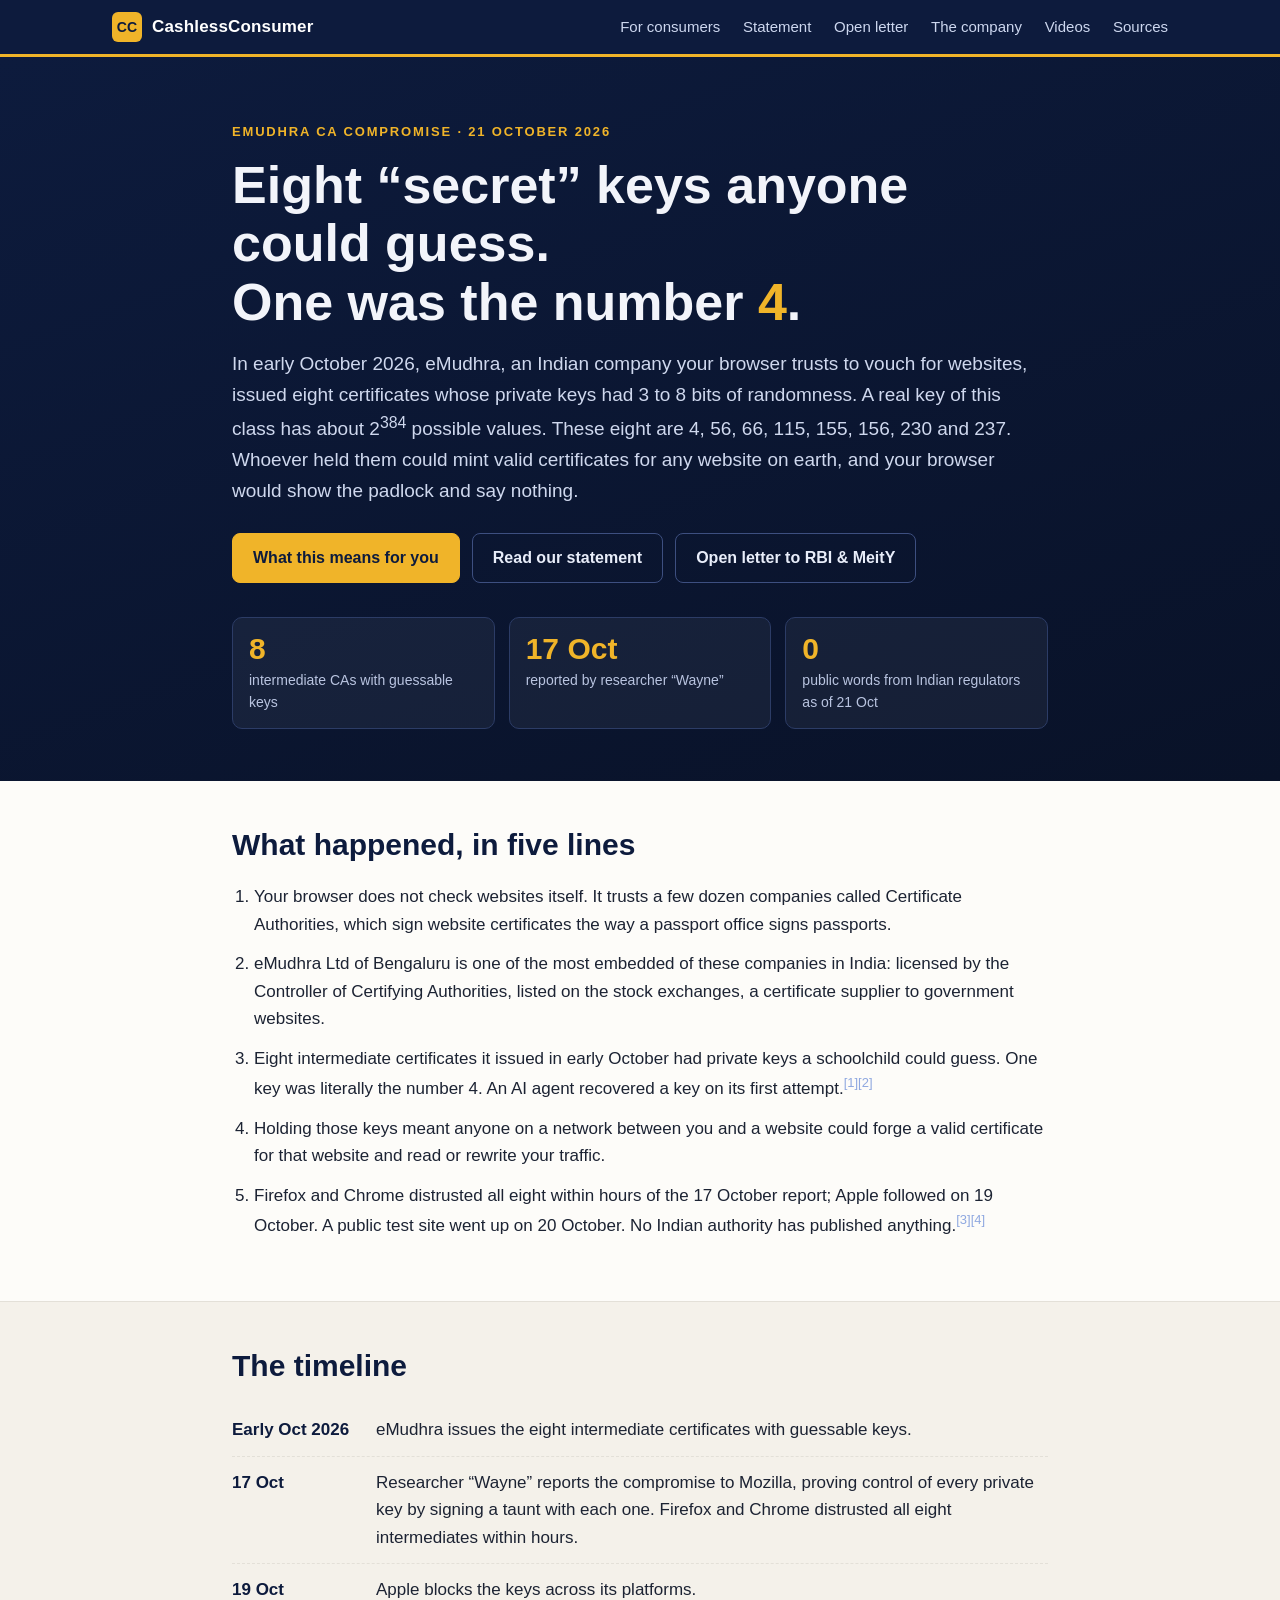
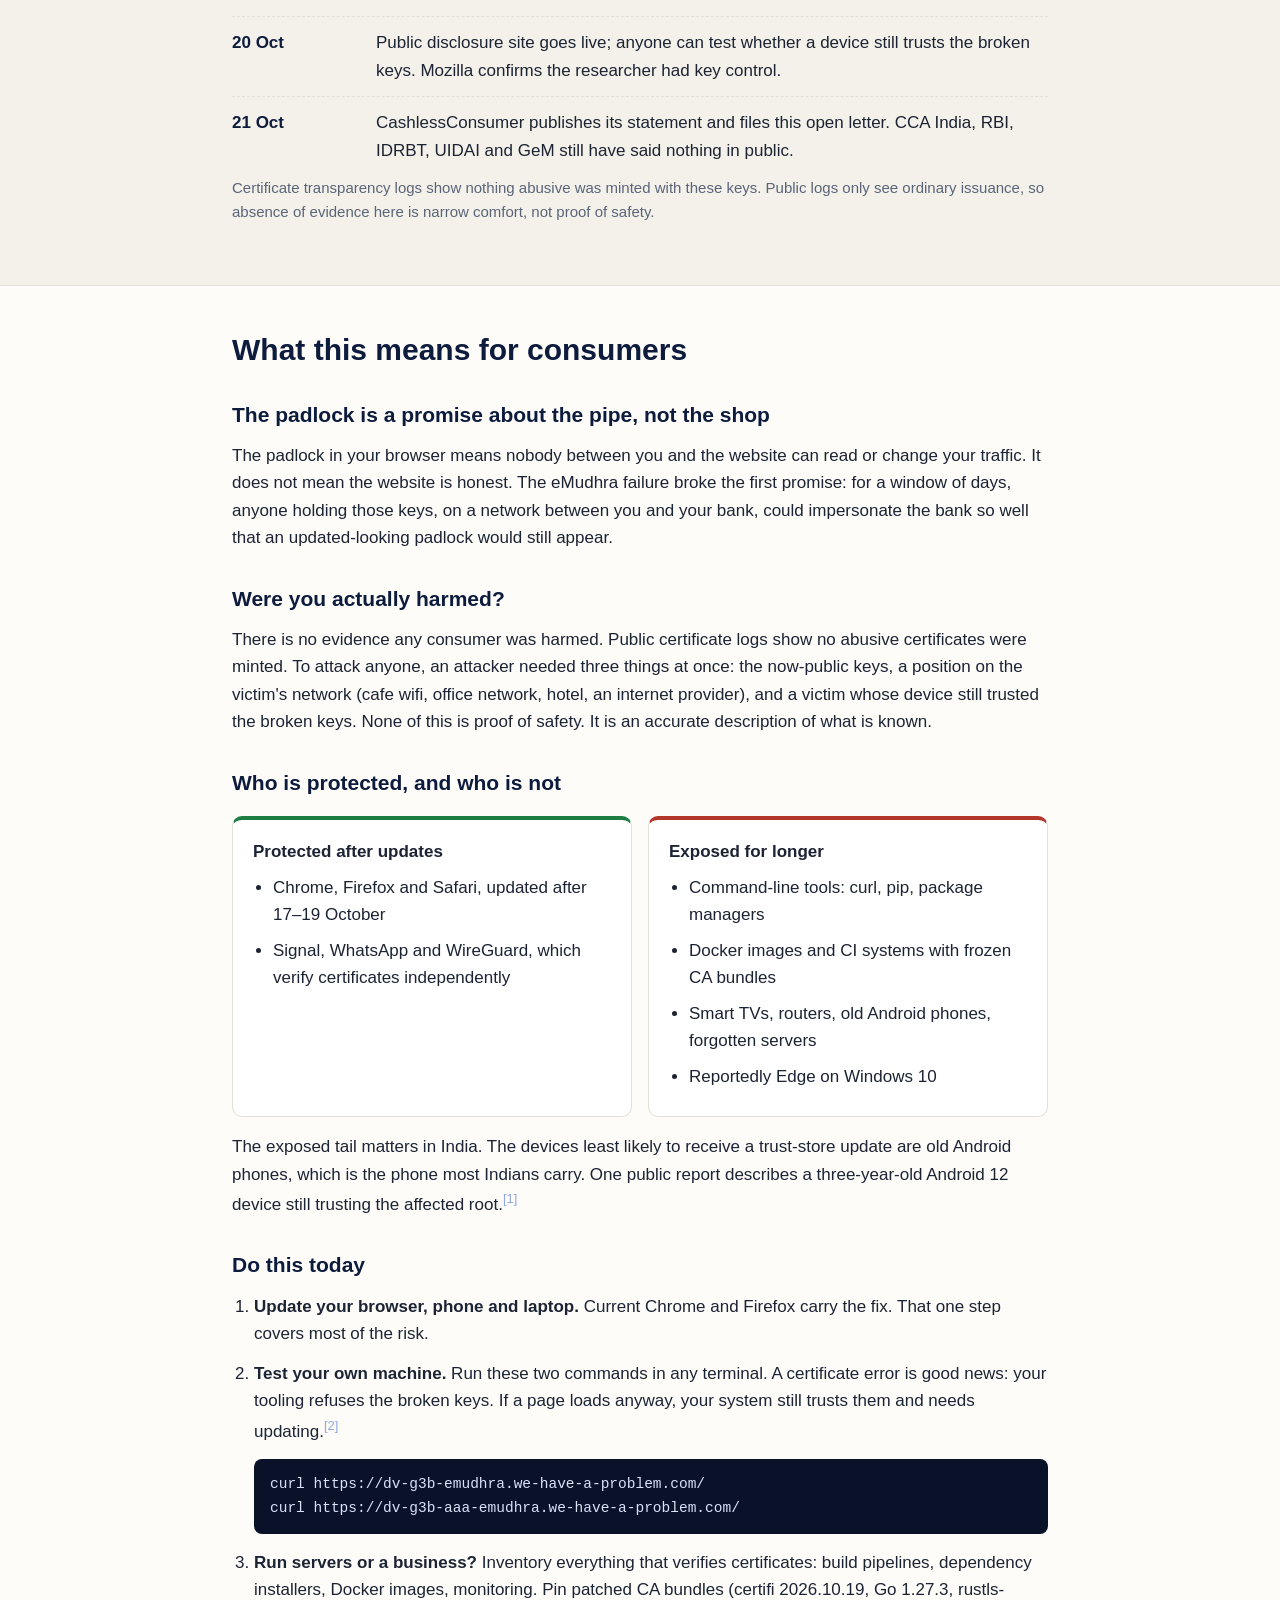
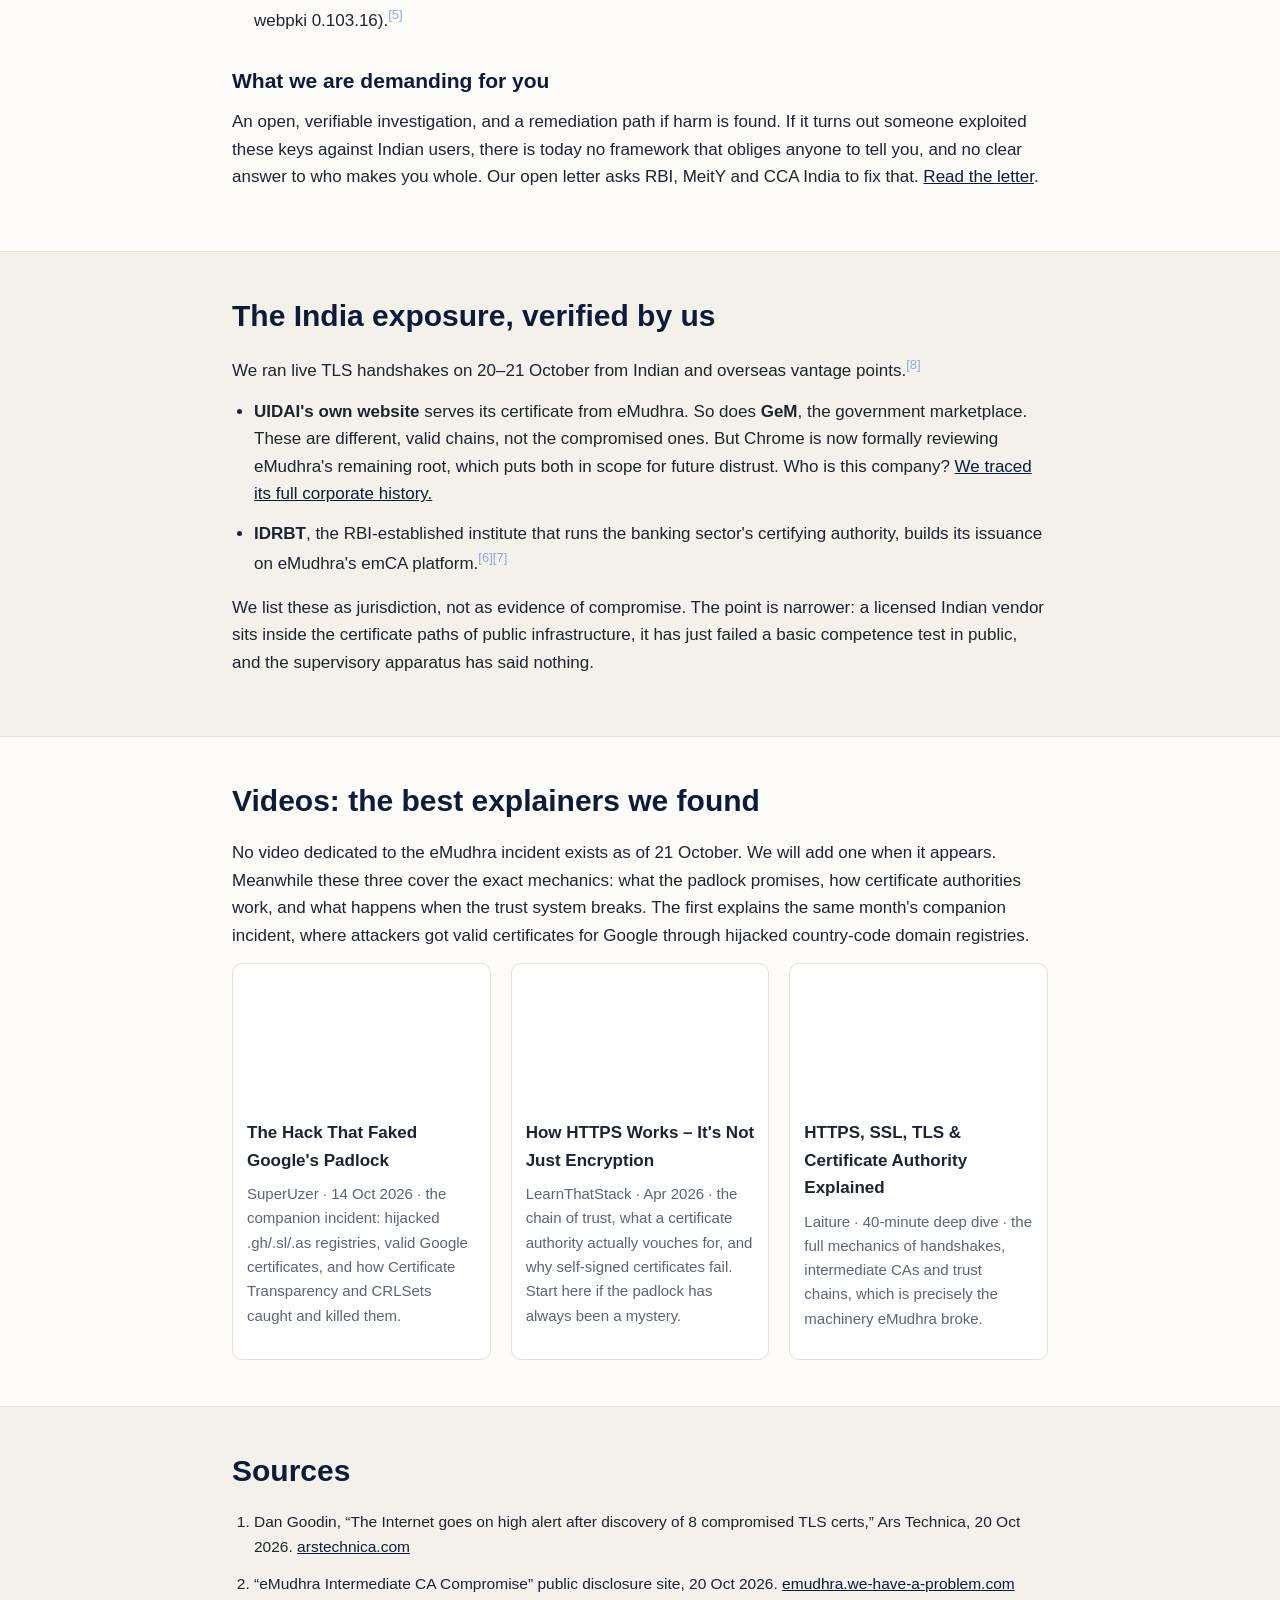
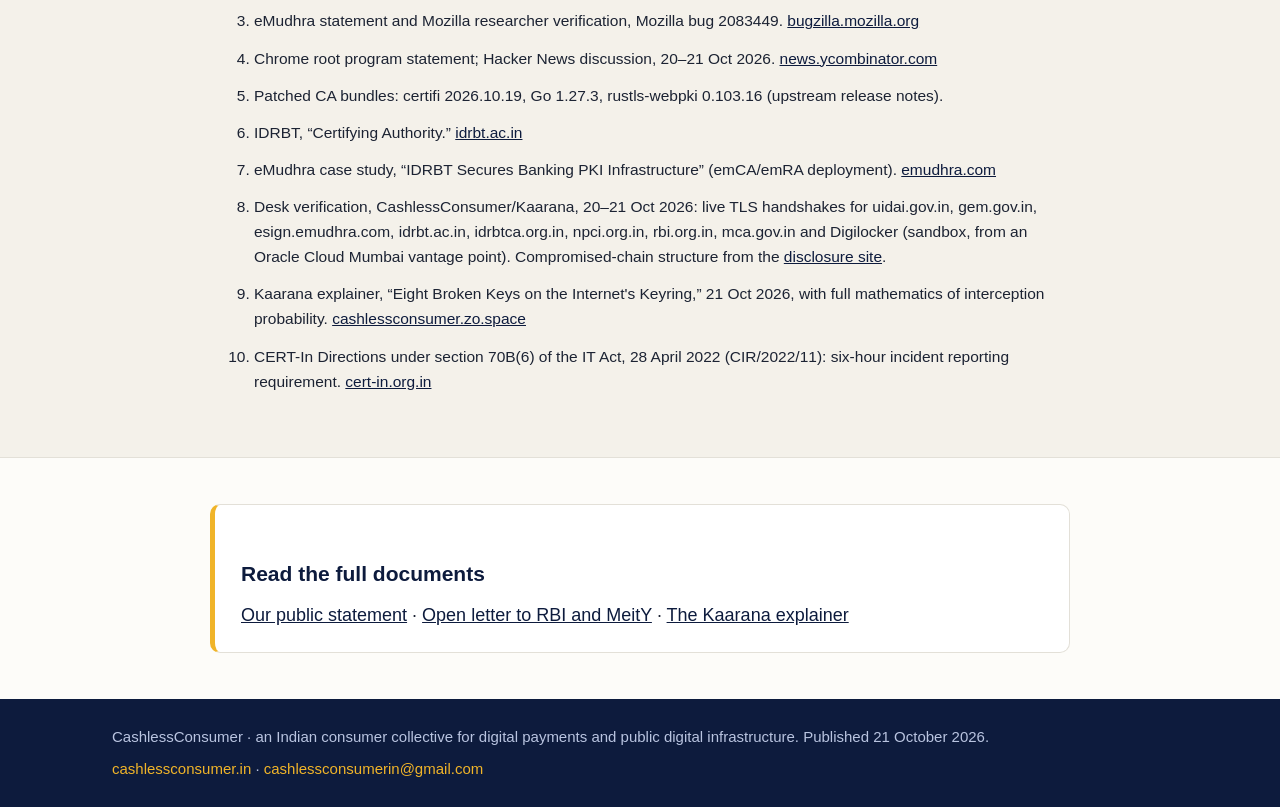
<file: index.html>
<!DOCTYPE html>
<html lang="en">
<head>
<meta charset="utf-8">
<meta name="viewport" content="width=device-width, initial-scale=1">
<title>Eight secret keys anyone could guess — eMudhra CA Compromise — CashlessConsumer</title>
<meta name="description" content="In October 2026, Indian certificate authority eMudhra issued eight intermediate certificates whose private keys were 4, 56, 66, 115, 155, 156, 230, 237. What happened, what it means for consumers, our statement, our open letter to RBI and MeitY, and videos that explain the mechanics.">
<meta property="og:title" content="Eight secret keys anyone could guess. One was the number 4.">
<meta property="og:description" content="eMudhra CA compromise: what happened, what it means for consumers, the CashlessConsumer statement, and the open letter to RBI and MeitY.">
<meta property="og:type" content="website">
<link rel="icon" href="favicon.svg" type="image/svg+xml">
<link rel="stylesheet" href="style.css">
</head>
<body>

<header class="site-header">
  <div class="wrap-wide">
    <a class="brand" href="index.html">
      <span class="brand-badge">CC</span>
      <span class="brand-name">CashlessConsumer</span>
    </a>
    <nav class="site-nav">
      <a href="#consumers">For consumers</a>
      <a href="statement.html">Statement</a>
      <a href="letter.html">Open letter</a>
      <a href="company.html">The company</a>
      <a href="#videos">Videos</a>
      <a href="#sources">Sources</a>
    </nav>
  </div>
</header>

<main>
  <section class="hero">
    <div class="wrap">
      <div class="hero-kicker">eMudhra CA compromise &middot; 21 October 2026</div>
      <h1>Eight &ldquo;secret&rdquo; keys anyone could guess.<br>One was the number <span class="amber">4</span>.</h1>
      <p class="hero-sub">In early October 2026, eMudhra, an Indian company your browser trusts to vouch for websites, issued eight certificates whose private keys had 3 to 8 bits of randomness. A real key of this class has about 2<sup>384</sup> possible values. These eight are 4, 56, 66, 115, 155, 156, 230 and 237. Whoever held them could mint valid certificates for any website on earth, and your browser would show the padlock and say nothing.</p>
      <div class="hero-ctas">
        <a class="btn btn-primary" href="#consumers">What this means for you</a>
        <a class="btn" href="statement.html">Read our statement</a>
        <a class="btn" href="letter.html">Open letter to RBI &amp; MeitY</a>
      </div>
      <div class="stat-row">
        <div class="stat"><div class="stat-num">8</div><div class="stat-label">intermediate CAs with guessable keys</div></div>
        <div class="stat"><div class="stat-num">17 Oct</div><div class="stat-label">reported by researcher &ldquo;Wayne&rdquo;</div></div>
        <div class="stat"><div class="stat-num">0</div><div class="stat-label">public words from Indian regulators as of 21 Oct</div></div>
      </div>
    </div>
  </section>

  <section>
    <div class="wrap">
      <h2>What happened, in five lines</h2>
      <ol class="plain-list">
        <li>Your browser does not check websites itself. It trusts a few dozen companies called Certificate Authorities, which sign website certificates the way a passport office signs passports.</li>
        <li>eMudhra Ltd of Bengaluru is one of the most embedded of these companies in India: licensed by the Controller of Certifying Authorities, listed on the stock exchanges, a certificate supplier to government websites.</li>
        <li>Eight intermediate certificates it issued in early October had private keys a schoolchild could guess. One key was literally the number 4. An AI agent recovered a key on its first attempt.<a class="fn" href="#src-1" id="fnref-1">[1]</a><a class="fn" href="#src-2" id="fnref-2">[2]</a></li>
        <li>Holding those keys meant anyone on a network between you and a website could forge a valid certificate for that website and read or rewrite your traffic.</li>
        <li>Firefox and Chrome distrusted all eight within hours of the 17 October report; Apple followed on 19 October. A public test site went up on 20 October. No Indian authority has published anything.<a class="fn" href="#src-3" id="fnref-3">[3]</a><a class="fn" href="#src-4" id="fnref-4">[4]</a></li>
      </ol>
    </div>
  </section>

  <section class="band">
    <div class="wrap">
      <h2>The timeline</h2>
      <ul class="timeline">
        <li><span class="tl-date">Early Oct 2026</span><span>eMudhra issues the eight intermediate certificates with guessable keys.</span></li>
        <li><span class="tl-date">17 Oct</span><span>Researcher &ldquo;Wayne&rdquo; reports the compromise to Mozilla, proving control of every private key by signing a taunt with each one. Firefox and Chrome distrusted all eight intermediates within hours.</span></li>
        <li><span class="tl-date">19 Oct</span><span>Apple blocks the keys across its platforms.</span></li>
        <li><span class="tl-date">20 Oct</span><span>Public disclosure site goes live; anyone can test whether a device still trusts the broken keys. Mozilla confirms the researcher had key control.</span></li>
        <li><span class="tl-date">21 Oct</span><span>CashlessConsumer publishes its statement and files this open letter. CCA India, RBI, IDRBT, UIDAI and GeM still have said nothing in public.</span></li>
      </ul>
      <p class="fine">Certificate transparency logs show nothing abusive was minted with these keys. Public logs only see ordinary issuance, so absence of evidence here is narrow comfort, not proof of safety.</p>
    </div>
  </section>

  <section id="consumers">
    <div class="wrap">
      <h2>What this means for consumers</h2>

      <h3>The padlock is a promise about the pipe, not the shop</h3>
      <p>The padlock in your browser means nobody between you and the website can read or change your traffic. It does not mean the website is honest. The eMudhra failure broke the first promise: for a window of days, anyone holding those keys, on a network between you and your bank, could impersonate the bank so well that an updated-looking padlock would still appear.</p>

      <h3>Were you actually harmed?</h3>
      <p>There is no evidence any consumer was harmed. Public certificate logs show no abusive certificates were minted. To attack anyone, an attacker needed three things at once: the now-public keys, a position on the victim's network (cafe wifi, office network, hotel, an internet provider), and a victim whose device still trusted the broken keys. None of this is proof of safety. It is an accurate description of what is known.</p>

      <h3>Who is protected, and who is not</h3>
      <div class="cols">
        <div class="col ok">
          <h4>Protected after updates</h4>
          <ul>
            <li>Chrome, Firefox and Safari, updated after 17&ndash;19 October</li>
            <li>Signal, WhatsApp and WireGuard, which verify certificates independently</li>
          </ul>
        </div>
        <div class="col bad">
          <h4>Exposed for longer</h4>
          <ul>
            <li>Command-line tools: curl, pip, package managers</li>
            <li>Docker images and CI systems with frozen CA bundles</li>
            <li>Smart TVs, routers, old Android phones, forgotten servers</li>
            <li>Reportedly Edge on Windows 10</li>
          </ul>
        </div>
      </div>
      <p>The exposed tail matters in India. The devices least likely to receive a trust-store update are old Android phones, which is the phone most Indians carry. One public report describes a three-year-old Android 12 device still trusting the affected root.<a class="fn" href="#src-1" id="fnref-1b">[1]</a></p>

      <h3>Do this today</h3>
      <ol class="plain-list">
        <li><strong>Update your browser, phone and laptop.</strong> Current Chrome and Firefox carry the fix. That one step covers most of the risk.</li>
        <li><strong>Test your own machine.</strong> Run these two commands in any terminal. A certificate error is good news: your tooling refuses the broken keys. If a page loads anyway, your system still trusts them and needs updating.<a class="fn" href="#src-2" id="fnref-2b">[2]</a>
          <pre><code>curl https://dv-g3b-emudhra.we-have-a-problem.com/
curl https://dv-g3b-aaa-emudhra.we-have-a-problem.com/</code></pre>
        </li>
        <li><strong>Run servers or a business?</strong> Inventory everything that verifies certificates: build pipelines, dependency installers, Docker images, monitoring. Pin patched CA bundles (certifi 2026.10.19, Go 1.27.3, rustls-webpki 0.103.16).<a class="fn" href="#src-5" id="fnref-5">[5]</a></li>
      </ol>

      <h3>What we are demanding for you</h3>
      <p>An open, verifiable investigation, and a remediation path if harm is found. If it turns out someone exploited these keys against Indian users, there is today no framework that obliges anyone to tell you, and no clear answer to who makes you whole. Our open letter asks RBI, MeitY and CCA India to fix that. <a href="letter.html">Read the letter</a>.</p>
    </div>
  </section>

  <section class="band" id="india">
    <div class="wrap">
      <h2>The India exposure, verified by us</h2>
      <p>We ran live TLS handshakes on 20&ndash;21 October from Indian and overseas vantage points.<a class="fn" href="#src-8" id="fnref-8">[8]</a></p>
      <ul class="plain-list">
        <li><strong>UIDAI's own website</strong> serves its certificate from eMudhra. So does <strong>GeM</strong>, the government marketplace. These are different, valid chains, not the compromised ones. But Chrome is now formally reviewing eMudhra's remaining root, which puts both in scope for future distrust. Who is this company? <a href="company.html">We traced its full corporate history.</a></li>
        <li><strong>IDRBT</strong>, the RBI-established institute that runs the banking sector's certifying authority, builds its issuance on eMudhra's emCA platform.<a class="fn" href="#src-6" id="fnref-6">[6]</a><a class="fn" href="#src-7" id="fnref-7">[7]</a></li>
      </ul>
      <p>We list these as jurisdiction, not as evidence of compromise. The point is narrower: a licensed Indian vendor sits inside the certificate paths of public infrastructure, it has just failed a basic competence test in public, and the supervisory apparatus has said nothing.</p>
    </div>
  </section>

  <section id="videos">
    <div class="wrap">
      <h2>Videos: the best explainers we found</h2>
      <p>No video dedicated to the eMudhra incident exists as of 21 October. We will add one when it appears. Meanwhile these three cover the exact mechanics: what the padlock promises, how certificate authorities work, and what happens when the trust system breaks. The first explains the same month's companion incident, where attackers got valid certificates for Google through hijacked country-code domain registries.</p>
      <div class="videos">
        <div class="video-card">
          <div class="video-embed"><iframe loading="lazy" src="https://www.youtube-nocookie.com/embed/zoxUqwfY8SY" title="The Hack That Faked Google's Padlock" allowfullscreen></iframe></div>
          <h4>The Hack That Faked Google's Padlock</h4>
          <p class="fine">SuperUzer &middot; 14 Oct 2026 &middot; the companion incident: hijacked .gh/.sl/.as registries, valid Google certificates, and how Certificate Transparency and CRLSets caught and killed them.</p>
        </div>
        <div class="video-card">
          <div class="video-embed"><iframe loading="lazy" src="https://www.youtube-nocookie.com/embed/UIcCwuYzxcE" title="How HTTPS Works - It's Not Just Encryption" allowfullscreen></iframe></div>
          <h4>How HTTPS Works &ndash; It's Not Just Encryption</h4>
          <p class="fine">LearnThatStack &middot; Apr 2026 &middot; the chain of trust, what a certificate authority actually vouches for, and why self-signed certificates fail. Start here if the padlock has always been a mystery.</p>
        </div>
        <div class="video-card">
          <div class="video-embed"><iframe loading="lazy" src="https://www.youtube-nocookie.com/embed/EnY6fSng3Ew" title="HTTPS, SSL, TLS & Certificate Authority Explained" allowfullscreen></iframe></div>
          <h4>HTTPS, SSL, TLS &amp; Certificate Authority Explained</h4>
          <p class="fine">Laiture &middot; 40-minute deep dive &middot; the full mechanics of handshakes, intermediate CAs and trust chains, which is precisely the machinery eMudhra broke.</p>
        </div>
      </div>
    </div>
  </section>

  <section class="band" id="sources">
    <div class="wrap">
      <h2>Sources</h2>
      <ol class="src-list">
        <li id="src-1">Dan Goodin, &ldquo;The Internet goes on high alert after discovery of 8 compromised TLS certs,&rdquo; Ars Technica, 20 Oct 2026. <a href="https://arstechnica.com/security/2026/10/the-internet-goes-on-high-alert-after-discovery-of-8-compromised-tls-certs/">arstechnica.com</a></li>
        <li id="src-2">&ldquo;eMudhra Intermediate CA Compromise&rdquo; public disclosure site, 20 Oct 2026. <a href="https://emudhra.we-have-a-problem.com/">emudhra.we-have-a-problem.com</a></li>
        <li id="src-3">eMudhra statement and Mozilla researcher verification, Mozilla bug 2083449. <a href="https://bugzilla.mozilla.org/show_bug.cgi?id=2083449">bugzilla.mozilla.org</a></li>
        <li id="src-4">Chrome root program statement; Hacker News discussion, 20&ndash;21 Oct 2026. <a href="https://news.ycombinator.com/item?id=50166579">news.ycombinator.com</a></li>
        <li id="src-5">Patched CA bundles: certifi 2026.10.19, Go 1.27.3, rustls-webpki 0.103.16 (upstream release notes).</li>
        <li id="src-6">IDRBT, &ldquo;Certifying Authority.&rdquo; <a href="https://www.idrbt.ac.in/certifying-authority">idrbt.ac.in</a></li>
        <li id="src-7">eMudhra case study, &ldquo;IDRBT Secures Banking PKI Infrastructure&rdquo; (emCA/emRA deployment). <a href="https://www.emudhra.com/">emudhra.com</a></li>
        <li id="src-8">Desk verification, CashlessConsumer/Kaarana, 20&ndash;21 Oct 2026: live TLS handshakes for uidai.gov.in, gem.gov.in, esign.emudhra.com, idrbt.ac.in, idrbtca.org.in, npci.org.in, rbi.org.in, mca.gov.in and Digilocker (sandbox, from an Oracle Cloud Mumbai vantage point). Compromised-chain structure from the <a href="https://emudhra.we-have-a-problem.com/">disclosure site</a>.</li>
        <li id="src-9">Kaarana explainer, &ldquo;Eight Broken Keys on the Internet's Keyring,&rdquo; 21 Oct 2026, with full mathematics of interception probability. <a href="https://cashlessconsumer.zo.space/kaarana/2026-10-21-emudhra-ca-compromise">cashlessconsumer.zo.space</a></li>
        <li id="src-10">CERT-In Directions under section 70B(6) of the IT Act, 28 April 2022 (CIR/2022/11): six-hour incident reporting requirement. <a href="https://www.cert-in.org.in/">cert-in.org.in</a></li>
      </ol>
    </div>
  </section>

  <section>
    <div class="wrap callout">
      <h3>Read the full documents</h3>
      <p><a href="statement.html">Our public statement</a> &middot; <a href="letter.html">Open letter to RBI and MeitY</a> &middot; <a href="https://cashlessconsumer.zo.space/kaarana/2026-10-21-emudhra-ca-compromise">The Kaarana explainer</a></p>
    </div>
  </section>
</main>

<footer class="site-footer">
  <div class="wrap-wide">
    <div>CashlessConsumer &middot; an Indian consumer collective for digital payments and public digital infrastructure. Published 21 October 2026.</div>
    <div><a href="https://cashlessconsumer.in">cashlessconsumer.in</a> &middot; <a href="mailto:cashlessconsumerin@gmail.com">cashlessconsumerin@gmail.com</a></div>
  </div>
</footer>

</body>
</html>
</file>
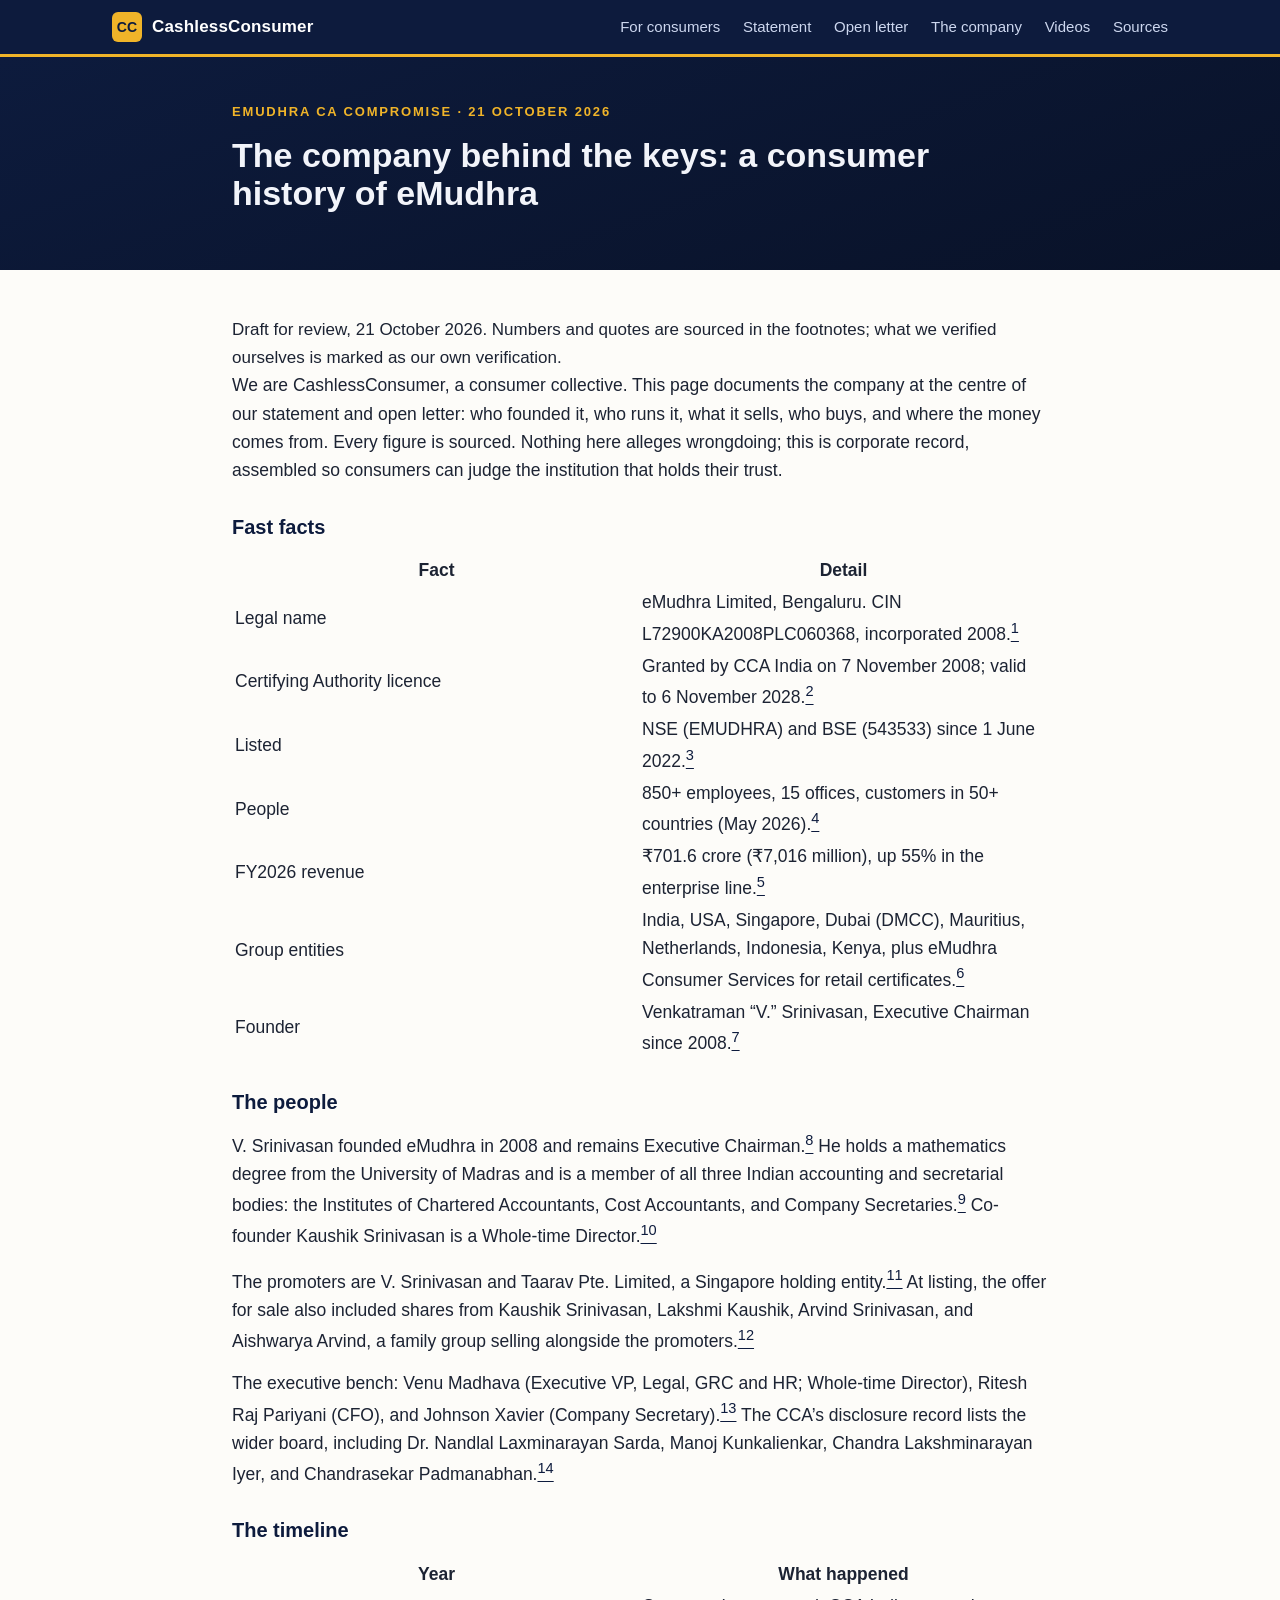
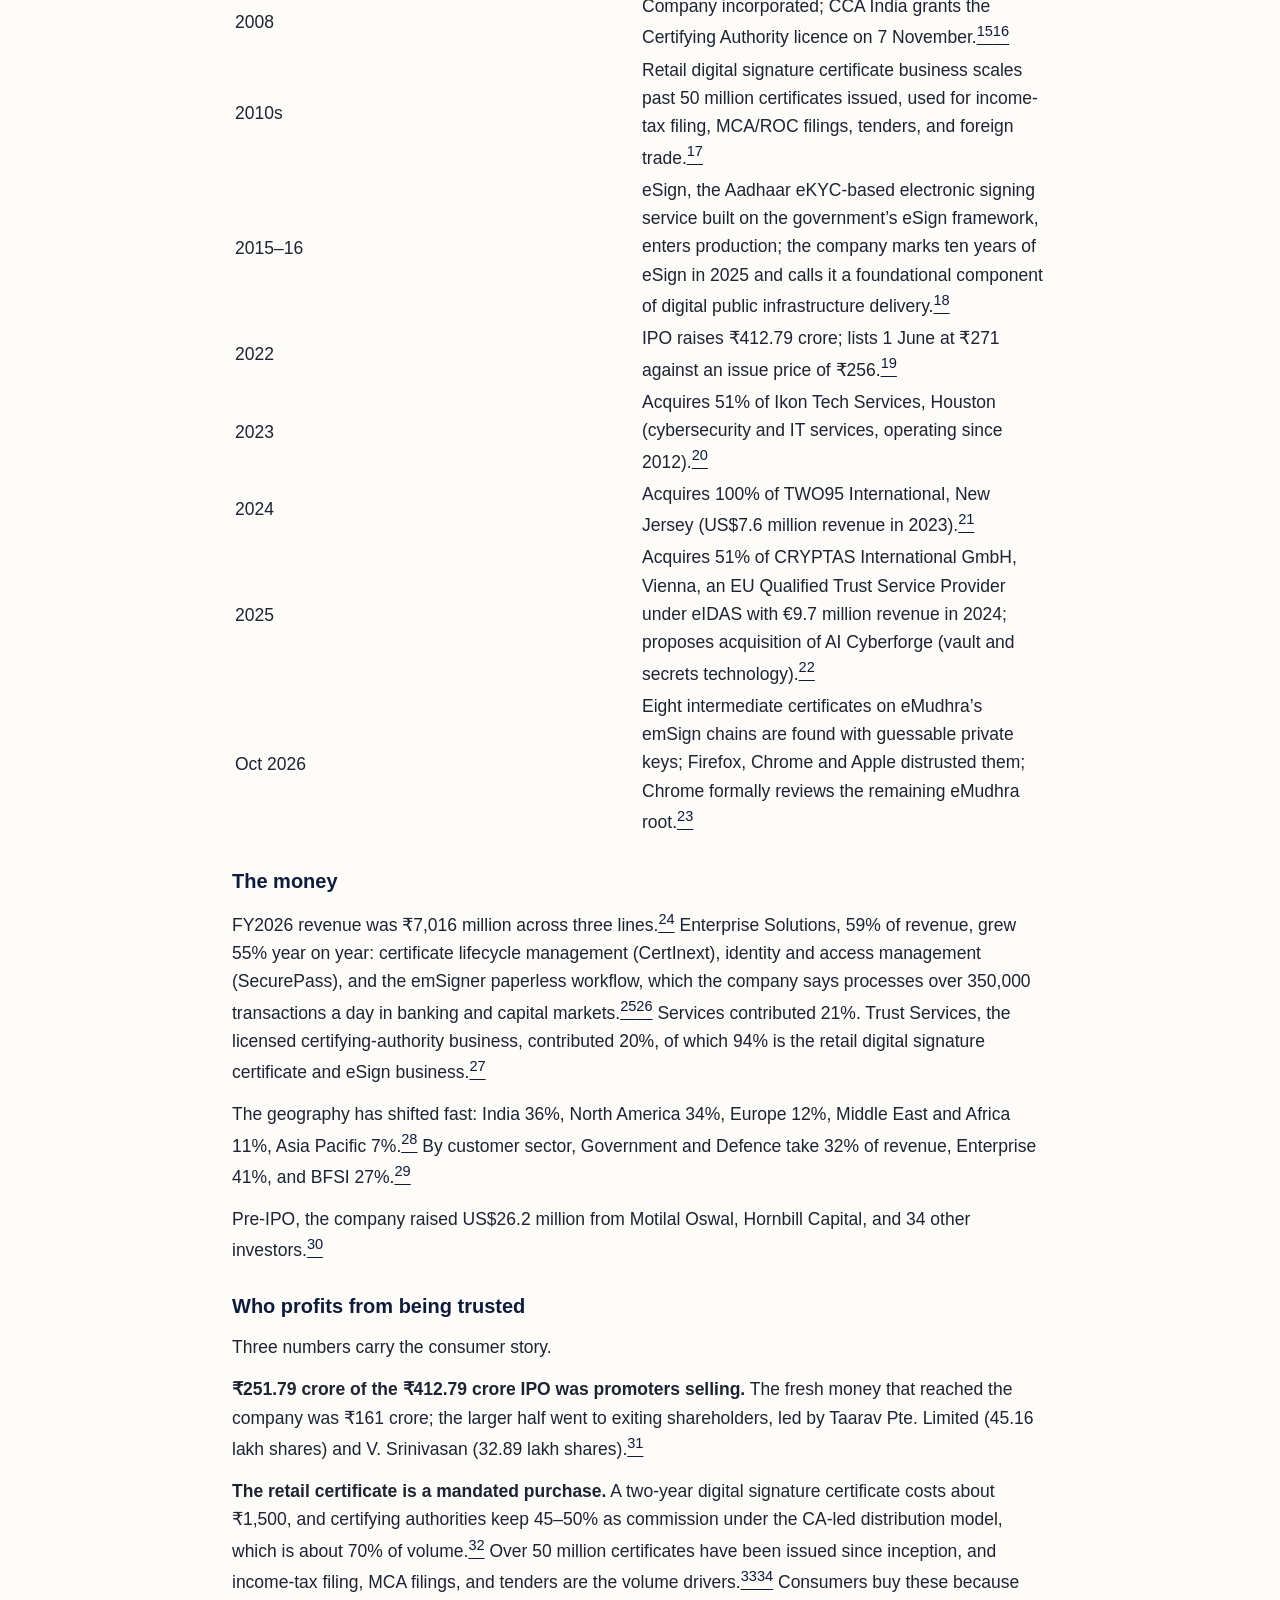
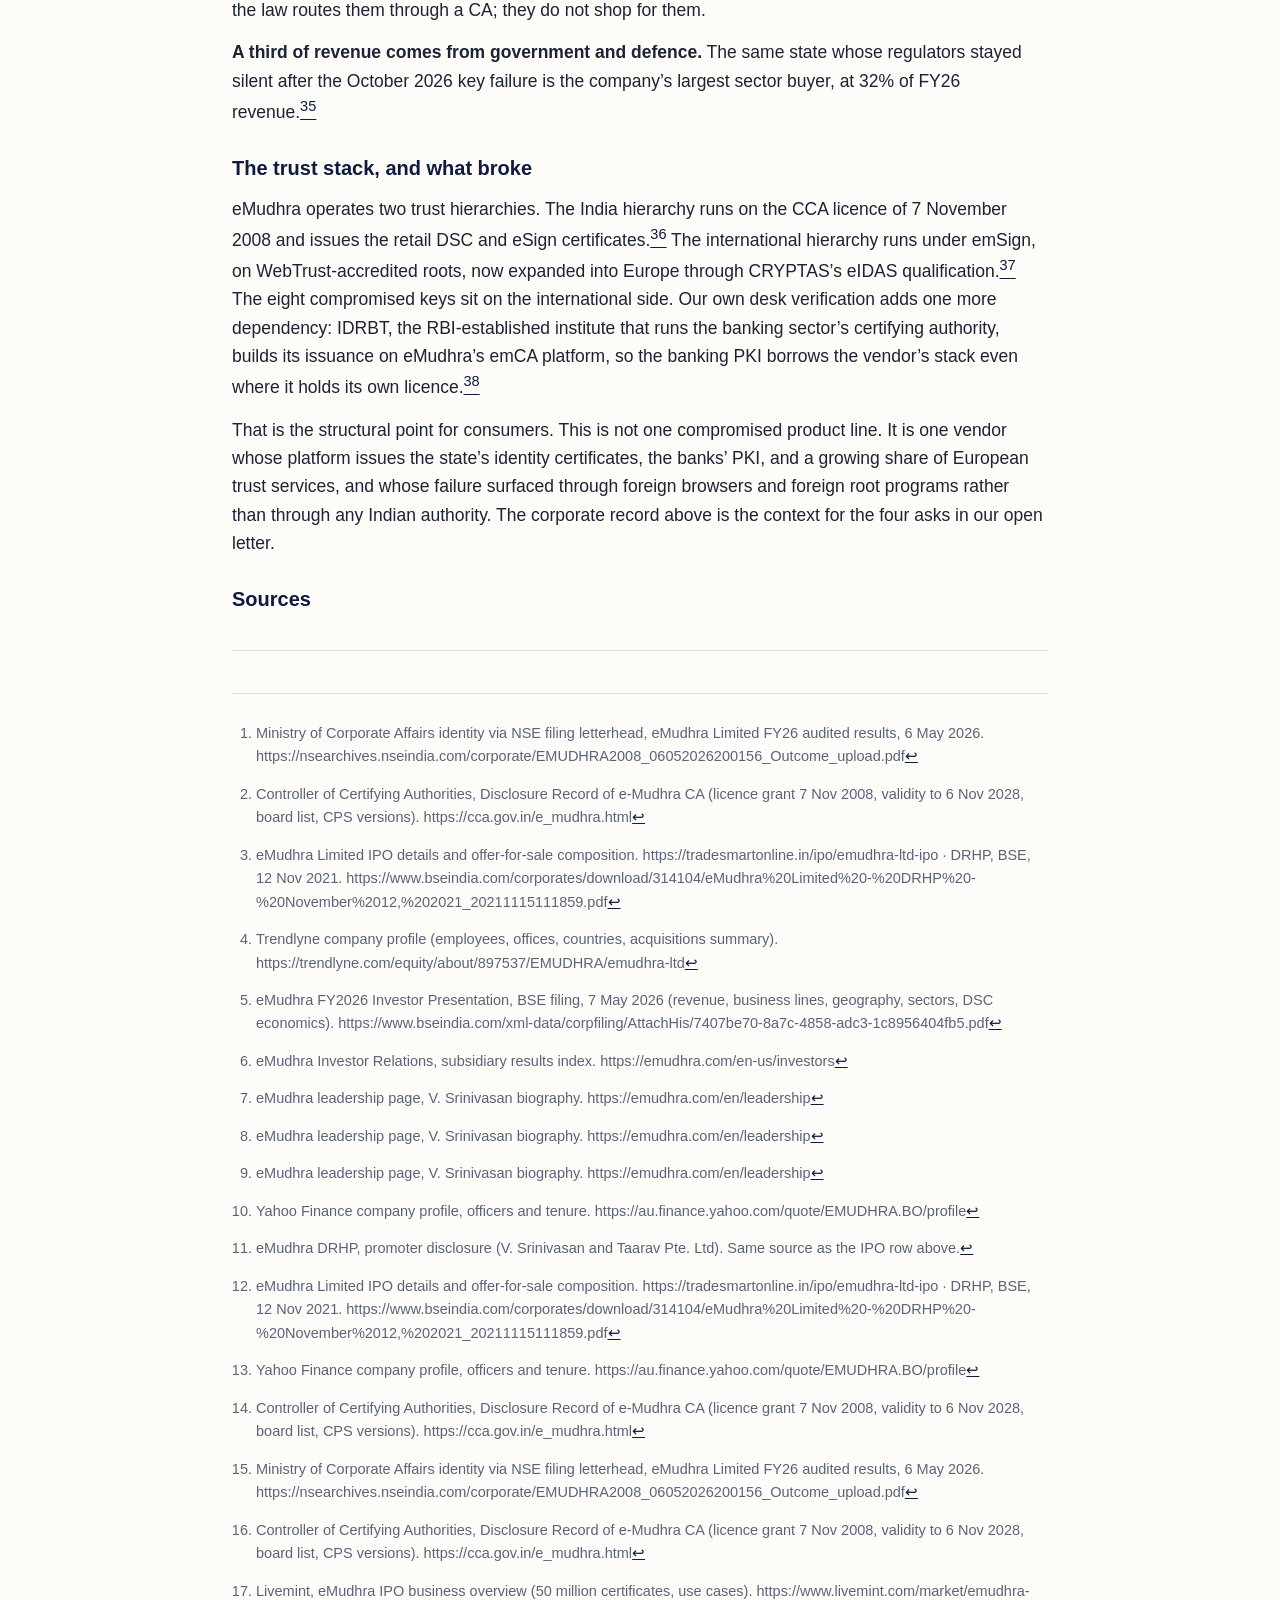
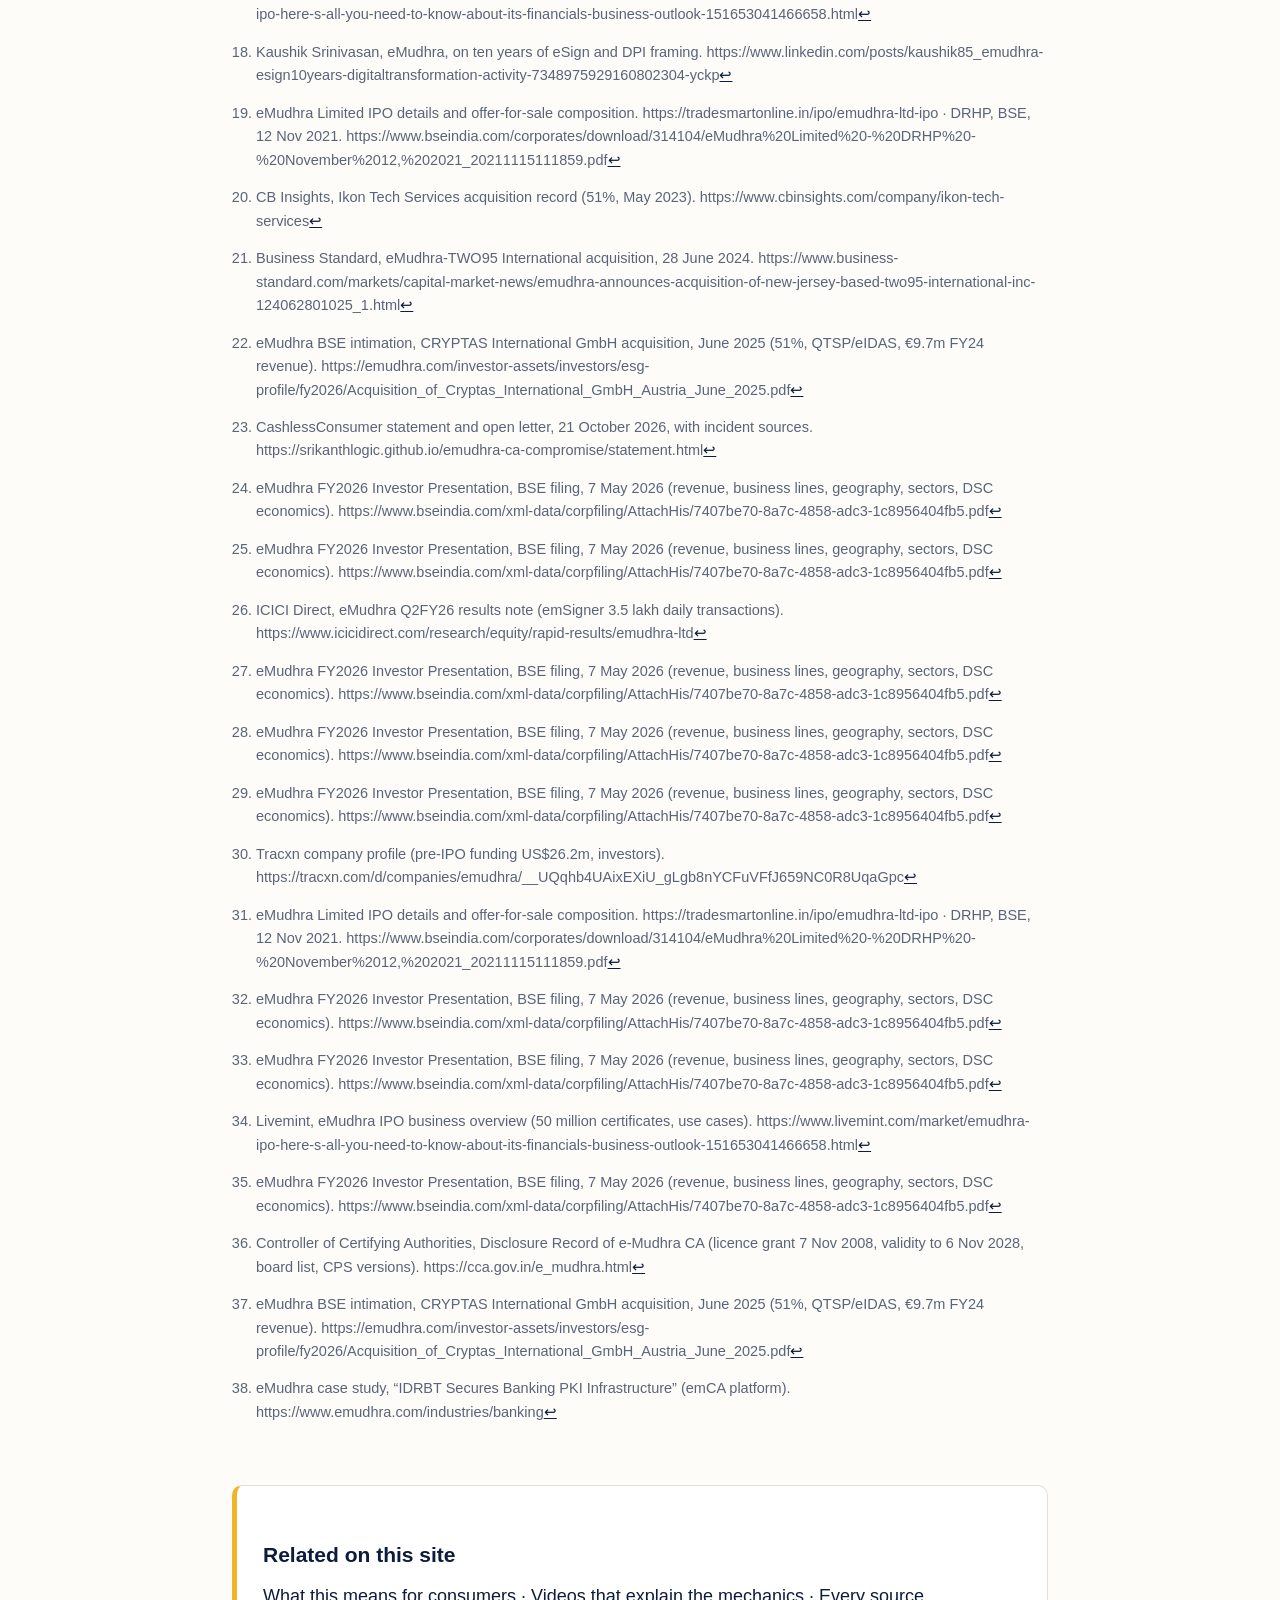
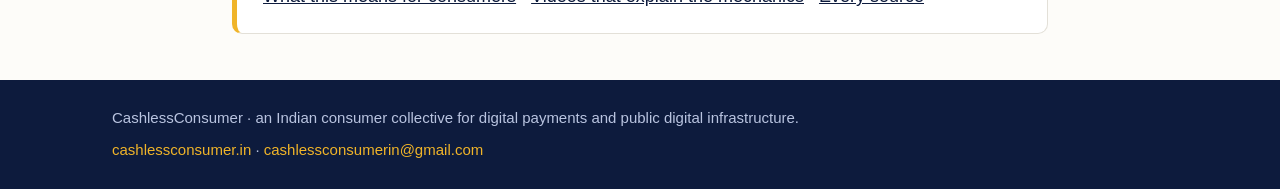
<file: company.html>
<!DOCTYPE html>
<html lang="en">
<head>
<meta charset="utf-8">
<meta name="viewport" content="width=device-width, initial-scale=1">
<title>The company behind the keys — eMudhra CA Compromise — CashlessConsumer</title>
<meta name="description" content="Who is eMudhra? A consumer-side corporate history: people, licence, business lines, listing, acquisitions, and what the October 2026 key compromise means for the trust it sells.">
<link rel="icon" href="favicon.svg" type="image/svg+xml">
<link rel="stylesheet" href="style.css">
</head>
<body>
<header class="site-header">
  <div class="wrap-wide">
    <a class="brand" href="index.html">
      <span class="brand-badge">CC</span>
      <span class="brand-name">CashlessConsumer</span>
    </a>
    <nav class="site-nav">
      <a href="index.html#consumers">For consumers</a>
      <a href="statement.html">Statement</a>
      <a href="letter.html">Open letter</a>
      <a href="company.html">The company</a>
      <a href="index.html#videos">Videos</a>
      <a href="index.html#sources">Sources</a>
    </nav>
  </div>
</header>
<main>
  <section class="hero" style="padding:44px 0 40px;">
    <div class="wrap">
      <div class="hero-kicker">eMudhra CA compromise · 21 October 2026</div>
      <h1 style="font-size:clamp(24px,4vw,34px);">The company behind the keys: a consumer history of eMudhra</h1>
    </div>
  </section>
  <section>
    <div class="wrap">
      <div class="banner-note">Draft for review, 21 October 2026. Numbers and quotes are sourced in the footnotes; what we verified ourselves is marked as our own verification.</div>
      <div class="prose">
<p>We are CashlessConsumer, a consumer collective. This page documents
the company at the centre of our statement and open letter: who founded
it, who runs it, what it sells, who buys, and where the money comes
from. Every figure is sourced. Nothing here alleges wrongdoing; this is
corporate record, assembled so consumers can judge the institution that
holds their trust.</p>
<h3 id="fast-facts">Fast facts</h3>
<table>
<colgroup>
<col style="width: 50%" />
<col style="width: 50%" />
</colgroup>
<thead>
<tr class="header">
<th>Fact</th>
<th>Detail</th>
</tr>
</thead>
<tbody>
<tr class="odd">
<td>Legal name</td>
<td>eMudhra Limited, Bengaluru. CIN L72900KA2008PLC060368, incorporated
2008.<a href="#fn1" class="footnote-ref" id="fnref1"
role="doc-noteref"><sup>1</sup></a></td>
</tr>
<tr class="even">
<td>Certifying Authority licence</td>
<td>Granted by CCA India on 7 November 2008; valid to 6 November 2028.<a
href="#fn2" class="footnote-ref" id="fnref2"
role="doc-noteref"><sup>2</sup></a></td>
</tr>
<tr class="odd">
<td>Listed</td>
<td>NSE (EMUDHRA) and BSE (543533) since 1 June 2022.<a href="#fn3"
class="footnote-ref" id="fnref3"
role="doc-noteref"><sup>3</sup></a></td>
</tr>
<tr class="even">
<td>People</td>
<td>850+ employees, 15 offices, customers in 50+ countries (May 2026).<a
href="#fn4" class="footnote-ref" id="fnref4"
role="doc-noteref"><sup>4</sup></a></td>
</tr>
<tr class="odd">
<td>FY2026 revenue</td>
<td>₹701.6 crore (₹7,016 million), up 55% in the enterprise line.<a
href="#fn5" class="footnote-ref" id="fnref5"
role="doc-noteref"><sup>5</sup></a></td>
</tr>
<tr class="even">
<td>Group entities</td>
<td>India, USA, Singapore, Dubai (DMCC), Mauritius, Netherlands,
Indonesia, Kenya, plus eMudhra Consumer Services for retail
certificates.<a href="#fn6" class="footnote-ref" id="fnref6"
role="doc-noteref"><sup>6</sup></a></td>
</tr>
<tr class="odd">
<td>Founder</td>
<td>Venkatraman “V.” Srinivasan, Executive Chairman since 2008.<a
href="#fn7" class="footnote-ref" id="fnref7"
role="doc-noteref"><sup>7</sup></a></td>
</tr>
</tbody>
</table>
<h3 id="the-people">The people</h3>
<p>V. Srinivasan founded eMudhra in 2008 and remains Executive
Chairman.<a href="#fn8" class="footnote-ref" id="fnref8"
role="doc-noteref"><sup>8</sup></a> He holds a mathematics degree from
the University of Madras and is a member of all three Indian accounting
and secretarial bodies: the Institutes of Chartered Accountants, Cost
Accountants, and Company Secretaries.<a href="#fn9" class="footnote-ref"
id="fnref9" role="doc-noteref"><sup>9</sup></a> Co-founder Kaushik
Srinivasan is a Whole-time Director.<a href="#fn10" class="footnote-ref"
id="fnref10" role="doc-noteref"><sup>10</sup></a></p>
<p>The promoters are V. Srinivasan and Taarav Pte. Limited, a Singapore
holding entity.<a href="#fn11" class="footnote-ref" id="fnref11"
role="doc-noteref"><sup>11</sup></a> At listing, the offer for sale also
included shares from Kaushik Srinivasan, Lakshmi Kaushik, Arvind
Srinivasan, and Aishwarya Arvind, a family group selling alongside the
promoters.<a href="#fn12" class="footnote-ref" id="fnref12"
role="doc-noteref"><sup>12</sup></a></p>
<p>The executive bench: Venu Madhava (Executive VP, Legal, GRC and HR;
Whole-time Director), Ritesh Raj Pariyani (CFO), and Johnson Xavier
(Company Secretary).<a href="#fn13" class="footnote-ref" id="fnref13"
role="doc-noteref"><sup>13</sup></a> The CCA’s disclosure record lists
the wider board, including Dr. Nandlal Laxminarayan Sarda, Manoj
Kunkalienkar, Chandra Lakshminarayan Iyer, and Chandrasekar
Padmanabhan.<a href="#fn14" class="footnote-ref" id="fnref14"
role="doc-noteref"><sup>14</sup></a></p>
<h3 id="the-timeline">The timeline</h3>
<table>
<colgroup>
<col style="width: 50%" />
<col style="width: 50%" />
</colgroup>
<thead>
<tr class="header">
<th>Year</th>
<th>What happened</th>
</tr>
</thead>
<tbody>
<tr class="odd">
<td>2008</td>
<td>Company incorporated; CCA India grants the Certifying Authority
licence on 7 November.<a href="#fn15" class="footnote-ref" id="fnref15"
role="doc-noteref"><sup>15</sup></a><a href="#fn16" class="footnote-ref"
id="fnref16" role="doc-noteref"><sup>16</sup></a></td>
</tr>
<tr class="even">
<td>2010s</td>
<td>Retail digital signature certificate business scales past 50 million
certificates issued, used for income-tax filing, MCA/ROC filings,
tenders, and foreign trade.<a href="#fn17" class="footnote-ref"
id="fnref17" role="doc-noteref"><sup>17</sup></a></td>
</tr>
<tr class="odd">
<td>2015–16</td>
<td>eSign, the Aadhaar eKYC-based electronic signing service built on
the government’s eSign framework, enters production; the company marks
ten years of eSign in 2025 and calls it a foundational component of
digital public infrastructure delivery.<a href="#fn18"
class="footnote-ref" id="fnref18"
role="doc-noteref"><sup>18</sup></a></td>
</tr>
<tr class="even">
<td>2022</td>
<td>IPO raises ₹412.79 crore; lists 1 June at ₹271 against an issue
price of ₹256.<a href="#fn19" class="footnote-ref" id="fnref19"
role="doc-noteref"><sup>19</sup></a></td>
</tr>
<tr class="odd">
<td>2023</td>
<td>Acquires 51% of Ikon Tech Services, Houston (cybersecurity and IT
services, operating since 2012).<a href="#fn20" class="footnote-ref"
id="fnref20" role="doc-noteref"><sup>20</sup></a></td>
</tr>
<tr class="even">
<td>2024</td>
<td>Acquires 100% of TWO95 International, New Jersey (US$7.6 million
revenue in 2023).<a href="#fn21" class="footnote-ref" id="fnref21"
role="doc-noteref"><sup>21</sup></a></td>
</tr>
<tr class="odd">
<td>2025</td>
<td>Acquires 51% of CRYPTAS International GmbH, Vienna, an EU Qualified
Trust Service Provider under eIDAS with €9.7 million revenue in 2024;
proposes acquisition of AI Cyberforge (vault and secrets technology).<a
href="#fn22" class="footnote-ref" id="fnref22"
role="doc-noteref"><sup>22</sup></a></td>
</tr>
<tr class="even">
<td>Oct 2026</td>
<td>Eight intermediate certificates on eMudhra’s emSign chains are found
with guessable private keys; Firefox, Chrome and Apple distrusted them;
Chrome formally reviews the remaining eMudhra root.<a href="#fn23"
class="footnote-ref" id="fnref23"
role="doc-noteref"><sup>23</sup></a></td>
</tr>
</tbody>
</table>
<h3 id="the-money">The money</h3>
<p>FY2026 revenue was ₹7,016 million across three lines.<a href="#fn24"
class="footnote-ref" id="fnref24" role="doc-noteref"><sup>24</sup></a>
Enterprise Solutions, 59% of revenue, grew 55% year on year: certificate
lifecycle management (CertInext), identity and access management
(SecurePass), and the emSigner paperless workflow, which the company
says processes over 350,000 transactions a day in banking and capital
markets.<a href="#fn25" class="footnote-ref" id="fnref25"
role="doc-noteref"><sup>25</sup></a><a href="#fn26" class="footnote-ref"
id="fnref26" role="doc-noteref"><sup>26</sup></a> Services contributed
21%. Trust Services, the licensed certifying-authority business,
contributed 20%, of which 94% is the retail digital signature
certificate and eSign business.<a href="#fn27" class="footnote-ref"
id="fnref27" role="doc-noteref"><sup>27</sup></a></p>
<p>The geography has shifted fast: India 36%, North America 34%, Europe
12%, Middle East and Africa 11%, Asia Pacific 7%.<a href="#fn28"
class="footnote-ref" id="fnref28" role="doc-noteref"><sup>28</sup></a>
By customer sector, Government and Defence take 32% of revenue,
Enterprise 41%, and BFSI 27%.<a href="#fn29" class="footnote-ref"
id="fnref29" role="doc-noteref"><sup>29</sup></a></p>
<p>Pre-IPO, the company raised US$26.2 million from Motilal Oswal,
Hornbill Capital, and 34 other investors.<a href="#fn30"
class="footnote-ref" id="fnref30"
role="doc-noteref"><sup>30</sup></a></p>
<h3 id="who-profits-from-being-trusted">Who profits from being
trusted</h3>
<p>Three numbers carry the consumer story.</p>
<p><strong>₹251.79 crore of the ₹412.79 crore IPO was promoters
selling.</strong> The fresh money that reached the company was ₹161
crore; the larger half went to exiting shareholders, led by Taarav Pte.
Limited (45.16 lakh shares) and V. Srinivasan (32.89 lakh shares).<a
href="#fn31" class="footnote-ref" id="fnref31"
role="doc-noteref"><sup>31</sup></a></p>
<p><strong>The retail certificate is a mandated purchase.</strong> A
two-year digital signature certificate costs about ₹1,500, and
certifying authorities keep 45–50% as commission under the CA-led
distribution model, which is about 70% of volume.<a href="#fn32"
class="footnote-ref" id="fnref32" role="doc-noteref"><sup>32</sup></a>
Over 50 million certificates have been issued since inception, and
income-tax filing, MCA filings, and tenders are the volume drivers.<a
href="#fn33" class="footnote-ref" id="fnref33"
role="doc-noteref"><sup>33</sup></a><a href="#fn34" class="footnote-ref"
id="fnref34" role="doc-noteref"><sup>34</sup></a> Consumers buy these
because the law routes them through a CA; they do not shop for them.</p>
<p><strong>A third of revenue comes from government and
defence.</strong> The same state whose regulators stayed silent after
the October 2026 key failure is the company’s largest sector buyer, at
32% of FY26 revenue.<a href="#fn35" class="footnote-ref" id="fnref35"
role="doc-noteref"><sup>35</sup></a></p>
<h3 id="the-trust-stack-and-what-broke">The trust stack, and what
broke</h3>
<p>eMudhra operates two trust hierarchies. The India hierarchy runs on
the CCA licence of 7 November 2008 and issues the retail DSC and eSign
certificates.<a href="#fn36" class="footnote-ref" id="fnref36"
role="doc-noteref"><sup>36</sup></a> The international hierarchy runs
under emSign, on WebTrust-accredited roots, now expanded into Europe
through CRYPTAS’s eIDAS qualification.<a href="#fn37"
class="footnote-ref" id="fnref37" role="doc-noteref"><sup>37</sup></a>
The eight compromised keys sit on the international side. Our own desk
verification adds one more dependency: IDRBT, the RBI-established
institute that runs the banking sector’s certifying authority, builds
its issuance on eMudhra’s emCA platform, so the banking PKI borrows the
vendor’s stack even where it holds its own licence.<a href="#fn38"
class="footnote-ref" id="fnref38"
role="doc-noteref"><sup>38</sup></a></p>
<p>That is the structural point for consumers. This is not one
compromised product line. It is one vendor whose platform issues the
state’s identity certificates, the banks’ PKI, and a growing share of
European trust services, and whose failure surfaced through foreign
browsers and foreign root programs rather than through any Indian
authority. The corporate record above is the context for the four asks
in our open letter.</p>
<h3 id="sources">Sources</h3>
<section class="footnotes footnotes-end-of-document"
role="doc-endnotes">
<hr />
<ol>
<li id="fn1" role="doc-endnote"><p>Ministry of Corporate Affairs
identity via NSE filing letterhead, eMudhra Limited FY26 audited
results, 6 May 2026.
https://nsearchives.nseindia.com/corporate/EMUDHRA2008_06052026200156_Outcome_upload.pdf<a
href="#fnref1" class="footnote-back" role="doc-backlink">↩︎</a></p></li>
<li id="fn2" role="doc-endnote"><p>Controller of Certifying Authorities,
Disclosure Record of e-Mudhra CA (licence grant 7 Nov 2008, validity to
6 Nov 2028, board list, CPS versions).
https://cca.gov.in/e_mudhra.html<a href="#fnref2" class="footnote-back"
role="doc-backlink">↩︎</a></p></li>
<li id="fn3" role="doc-endnote"><p>eMudhra Limited IPO details and
offer-for-sale composition.
https://tradesmartonline.in/ipo/emudhra-ltd-ipo · DRHP, BSE, 12 Nov
2021.
https://www.bseindia.com/corporates/download/314104/eMudhra%20Limited%20-%20DRHP%20-%20November%2012,%202021_20211115111859.pdf<a
href="#fnref3" class="footnote-back" role="doc-backlink">↩︎</a></p></li>
<li id="fn4" role="doc-endnote"><p>Trendlyne company profile (employees,
offices, countries, acquisitions summary).
https://trendlyne.com/equity/about/897537/EMUDHRA/emudhra-ltd<a
href="#fnref4" class="footnote-back" role="doc-backlink">↩︎</a></p></li>
<li id="fn5" role="doc-endnote"><p>eMudhra FY2026 Investor Presentation,
BSE filing, 7 May 2026 (revenue, business lines, geography, sectors, DSC
economics).
https://www.bseindia.com/xml-data/corpfiling/AttachHis/7407be70-8a7c-4858-adc3-1c8956404fb5.pdf<a
href="#fnref5" class="footnote-back" role="doc-backlink">↩︎</a></p></li>
<li id="fn6" role="doc-endnote"><p>eMudhra Investor Relations,
subsidiary results index. https://emudhra.com/en-us/investors<a
href="#fnref6" class="footnote-back" role="doc-backlink">↩︎</a></p></li>
<li id="fn7" role="doc-endnote"><p>eMudhra leadership page, V.
Srinivasan biography. https://emudhra.com/en/leadership<a href="#fnref7"
class="footnote-back" role="doc-backlink">↩︎</a></p></li>
<li id="fn8" role="doc-endnote"><p>eMudhra leadership page, V.
Srinivasan biography. https://emudhra.com/en/leadership<a href="#fnref8"
class="footnote-back" role="doc-backlink">↩︎</a></p></li>
<li id="fn9" role="doc-endnote"><p>eMudhra leadership page, V.
Srinivasan biography. https://emudhra.com/en/leadership<a href="#fnref9"
class="footnote-back" role="doc-backlink">↩︎</a></p></li>
<li id="fn10" role="doc-endnote"><p>Yahoo Finance company profile,
officers and tenure.
https://au.finance.yahoo.com/quote/EMUDHRA.BO/profile<a href="#fnref10"
class="footnote-back" role="doc-backlink">↩︎</a></p></li>
<li id="fn11" role="doc-endnote"><p>eMudhra DRHP, promoter disclosure
(V. Srinivasan and Taarav Pte. Ltd). Same source as the IPO row above.<a
href="#fnref11" class="footnote-back"
role="doc-backlink">↩︎</a></p></li>
<li id="fn12" role="doc-endnote"><p>eMudhra Limited IPO details and
offer-for-sale composition.
https://tradesmartonline.in/ipo/emudhra-ltd-ipo · DRHP, BSE, 12 Nov
2021.
https://www.bseindia.com/corporates/download/314104/eMudhra%20Limited%20-%20DRHP%20-%20November%2012,%202021_20211115111859.pdf<a
href="#fnref12" class="footnote-back"
role="doc-backlink">↩︎</a></p></li>
<li id="fn13" role="doc-endnote"><p>Yahoo Finance company profile,
officers and tenure.
https://au.finance.yahoo.com/quote/EMUDHRA.BO/profile<a href="#fnref13"
class="footnote-back" role="doc-backlink">↩︎</a></p></li>
<li id="fn14" role="doc-endnote"><p>Controller of Certifying
Authorities, Disclosure Record of e-Mudhra CA (licence grant 7 Nov 2008,
validity to 6 Nov 2028, board list, CPS versions).
https://cca.gov.in/e_mudhra.html<a href="#fnref14" class="footnote-back"
role="doc-backlink">↩︎</a></p></li>
<li id="fn15" role="doc-endnote"><p>Ministry of Corporate Affairs
identity via NSE filing letterhead, eMudhra Limited FY26 audited
results, 6 May 2026.
https://nsearchives.nseindia.com/corporate/EMUDHRA2008_06052026200156_Outcome_upload.pdf<a
href="#fnref15" class="footnote-back"
role="doc-backlink">↩︎</a></p></li>
<li id="fn16" role="doc-endnote"><p>Controller of Certifying
Authorities, Disclosure Record of e-Mudhra CA (licence grant 7 Nov 2008,
validity to 6 Nov 2028, board list, CPS versions).
https://cca.gov.in/e_mudhra.html<a href="#fnref16" class="footnote-back"
role="doc-backlink">↩︎</a></p></li>
<li id="fn17" role="doc-endnote"><p>Livemint, eMudhra IPO business
overview (50 million certificates, use cases).
https://www.livemint.com/market/emudhra-ipo-here-s-all-you-need-to-know-about-its-financials-business-outlook-151653041466658.html<a
href="#fnref17" class="footnote-back"
role="doc-backlink">↩︎</a></p></li>
<li id="fn18" role="doc-endnote"><p>Kaushik Srinivasan, eMudhra, on ten
years of eSign and DPI framing.
https://www.linkedin.com/posts/kaushik85_emudhra-esign10years-digitaltransformation-activity-7348975929160802304-yckp<a
href="#fnref18" class="footnote-back"
role="doc-backlink">↩︎</a></p></li>
<li id="fn19" role="doc-endnote"><p>eMudhra Limited IPO details and
offer-for-sale composition.
https://tradesmartonline.in/ipo/emudhra-ltd-ipo · DRHP, BSE, 12 Nov
2021.
https://www.bseindia.com/corporates/download/314104/eMudhra%20Limited%20-%20DRHP%20-%20November%2012,%202021_20211115111859.pdf<a
href="#fnref19" class="footnote-back"
role="doc-backlink">↩︎</a></p></li>
<li id="fn20" role="doc-endnote"><p>CB Insights, Ikon Tech Services
acquisition record (51%, May 2023).
https://www.cbinsights.com/company/ikon-tech-services<a href="#fnref20"
class="footnote-back" role="doc-backlink">↩︎</a></p></li>
<li id="fn21" role="doc-endnote"><p>Business Standard, eMudhra-TWO95
International acquisition, 28 June 2024.
https://www.business-standard.com/markets/capital-market-news/emudhra-announces-acquisition-of-new-jersey-based-two95-international-inc-124062801025_1.html<a
href="#fnref21" class="footnote-back"
role="doc-backlink">↩︎</a></p></li>
<li id="fn22" role="doc-endnote"><p>eMudhra BSE intimation, CRYPTAS
International GmbH acquisition, June 2025 (51%, QTSP/eIDAS, €9.7m FY24
revenue).
https://emudhra.com/investor-assets/investors/esg-profile/fy2026/Acquisition_of_Cryptas_International_GmbH_Austria_June_2025.pdf<a
href="#fnref22" class="footnote-back"
role="doc-backlink">↩︎</a></p></li>
<li id="fn23" role="doc-endnote"><p>CashlessConsumer statement and open
letter, 21 October 2026, with incident sources.
https://srikanthlogic.github.io/emudhra-ca-compromise/statement.html<a
href="#fnref23" class="footnote-back"
role="doc-backlink">↩︎</a></p></li>
<li id="fn24" role="doc-endnote"><p>eMudhra FY2026 Investor
Presentation, BSE filing, 7 May 2026 (revenue, business lines,
geography, sectors, DSC economics).
https://www.bseindia.com/xml-data/corpfiling/AttachHis/7407be70-8a7c-4858-adc3-1c8956404fb5.pdf<a
href="#fnref24" class="footnote-back"
role="doc-backlink">↩︎</a></p></li>
<li id="fn25" role="doc-endnote"><p>eMudhra FY2026 Investor
Presentation, BSE filing, 7 May 2026 (revenue, business lines,
geography, sectors, DSC economics).
https://www.bseindia.com/xml-data/corpfiling/AttachHis/7407be70-8a7c-4858-adc3-1c8956404fb5.pdf<a
href="#fnref25" class="footnote-back"
role="doc-backlink">↩︎</a></p></li>
<li id="fn26" role="doc-endnote"><p>ICICI Direct, eMudhra Q2FY26 results
note (emSigner 3.5 lakh daily transactions).
https://www.icicidirect.com/research/equity/rapid-results/emudhra-ltd<a
href="#fnref26" class="footnote-back"
role="doc-backlink">↩︎</a></p></li>
<li id="fn27" role="doc-endnote"><p>eMudhra FY2026 Investor
Presentation, BSE filing, 7 May 2026 (revenue, business lines,
geography, sectors, DSC economics).
https://www.bseindia.com/xml-data/corpfiling/AttachHis/7407be70-8a7c-4858-adc3-1c8956404fb5.pdf<a
href="#fnref27" class="footnote-back"
role="doc-backlink">↩︎</a></p></li>
<li id="fn28" role="doc-endnote"><p>eMudhra FY2026 Investor
Presentation, BSE filing, 7 May 2026 (revenue, business lines,
geography, sectors, DSC economics).
https://www.bseindia.com/xml-data/corpfiling/AttachHis/7407be70-8a7c-4858-adc3-1c8956404fb5.pdf<a
href="#fnref28" class="footnote-back"
role="doc-backlink">↩︎</a></p></li>
<li id="fn29" role="doc-endnote"><p>eMudhra FY2026 Investor
Presentation, BSE filing, 7 May 2026 (revenue, business lines,
geography, sectors, DSC economics).
https://www.bseindia.com/xml-data/corpfiling/AttachHis/7407be70-8a7c-4858-adc3-1c8956404fb5.pdf<a
href="#fnref29" class="footnote-back"
role="doc-backlink">↩︎</a></p></li>
<li id="fn30" role="doc-endnote"><p>Tracxn company profile (pre-IPO
funding US$26.2m, investors).
https://tracxn.com/d/companies/emudhra/__UQqhb4UAixEXiU_gLgb8nYCFuVFfJ659NC0R8UqaGpc<a
href="#fnref30" class="footnote-back"
role="doc-backlink">↩︎</a></p></li>
<li id="fn31" role="doc-endnote"><p>eMudhra Limited IPO details and
offer-for-sale composition.
https://tradesmartonline.in/ipo/emudhra-ltd-ipo · DRHP, BSE, 12 Nov
2021.
https://www.bseindia.com/corporates/download/314104/eMudhra%20Limited%20-%20DRHP%20-%20November%2012,%202021_20211115111859.pdf<a
href="#fnref31" class="footnote-back"
role="doc-backlink">↩︎</a></p></li>
<li id="fn32" role="doc-endnote"><p>eMudhra FY2026 Investor
Presentation, BSE filing, 7 May 2026 (revenue, business lines,
geography, sectors, DSC economics).
https://www.bseindia.com/xml-data/corpfiling/AttachHis/7407be70-8a7c-4858-adc3-1c8956404fb5.pdf<a
href="#fnref32" class="footnote-back"
role="doc-backlink">↩︎</a></p></li>
<li id="fn33" role="doc-endnote"><p>eMudhra FY2026 Investor
Presentation, BSE filing, 7 May 2026 (revenue, business lines,
geography, sectors, DSC economics).
https://www.bseindia.com/xml-data/corpfiling/AttachHis/7407be70-8a7c-4858-adc3-1c8956404fb5.pdf<a
href="#fnref33" class="footnote-back"
role="doc-backlink">↩︎</a></p></li>
<li id="fn34" role="doc-endnote"><p>Livemint, eMudhra IPO business
overview (50 million certificates, use cases).
https://www.livemint.com/market/emudhra-ipo-here-s-all-you-need-to-know-about-its-financials-business-outlook-151653041466658.html<a
href="#fnref34" class="footnote-back"
role="doc-backlink">↩︎</a></p></li>
<li id="fn35" role="doc-endnote"><p>eMudhra FY2026 Investor
Presentation, BSE filing, 7 May 2026 (revenue, business lines,
geography, sectors, DSC economics).
https://www.bseindia.com/xml-data/corpfiling/AttachHis/7407be70-8a7c-4858-adc3-1c8956404fb5.pdf<a
href="#fnref35" class="footnote-back"
role="doc-backlink">↩︎</a></p></li>
<li id="fn36" role="doc-endnote"><p>Controller of Certifying
Authorities, Disclosure Record of e-Mudhra CA (licence grant 7 Nov 2008,
validity to 6 Nov 2028, board list, CPS versions).
https://cca.gov.in/e_mudhra.html<a href="#fnref36" class="footnote-back"
role="doc-backlink">↩︎</a></p></li>
<li id="fn37" role="doc-endnote"><p>eMudhra BSE intimation, CRYPTAS
International GmbH acquisition, June 2025 (51%, QTSP/eIDAS, €9.7m FY24
revenue).
https://emudhra.com/investor-assets/investors/esg-profile/fy2026/Acquisition_of_Cryptas_International_GmbH_Austria_June_2025.pdf<a
href="#fnref37" class="footnote-back"
role="doc-backlink">↩︎</a></p></li>
<li id="fn38" role="doc-endnote"><p>eMudhra case study, “IDRBT Secures
Banking PKI Infrastructure” (emCA platform).
https://www.emudhra.com/industries/banking<a href="#fnref38"
class="footnote-back" role="doc-backlink">↩︎</a></p></li>
</ol>
</section>

      </div>
      <div class="callout">
        <h3>Related on this site</h3>
        <p><a href="index.html#consumers">What this means for consumers</a> · <a href="index.html#videos">Videos that explain the mechanics</a> · <a href="index.html#sources">Every source</a></p>
      </div>
    </div>
  </section>
</main>
<footer class="site-footer">
  <div class="wrap-wide">
    <div>CashlessConsumer · an Indian consumer collective for digital payments and public digital infrastructure.</div>
    <div><a href="https://cashlessconsumer.in">cashlessconsumer.in</a> · <a href="mailto:cashlessconsumerin@gmail.com">cashlessconsumerin@gmail.com</a></div>
  </div>
</footer>
</body>
</html>
</file>
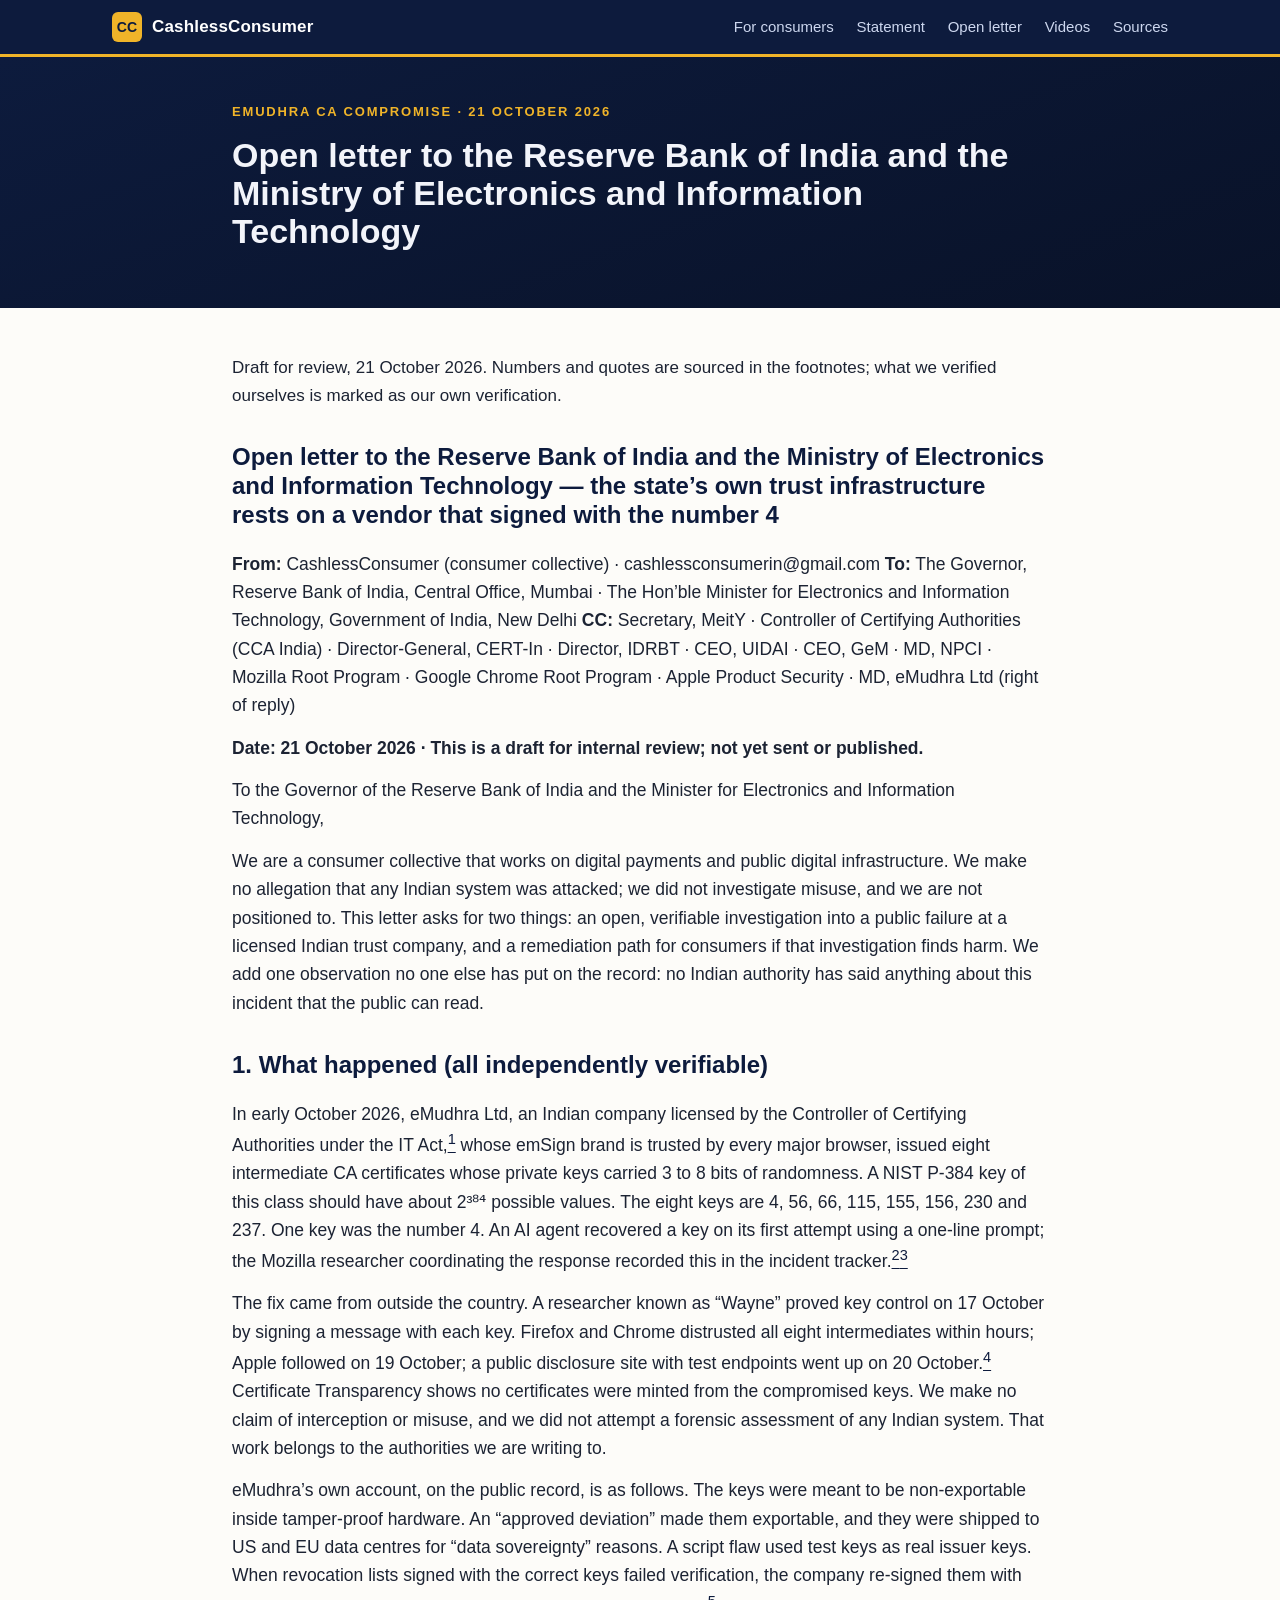
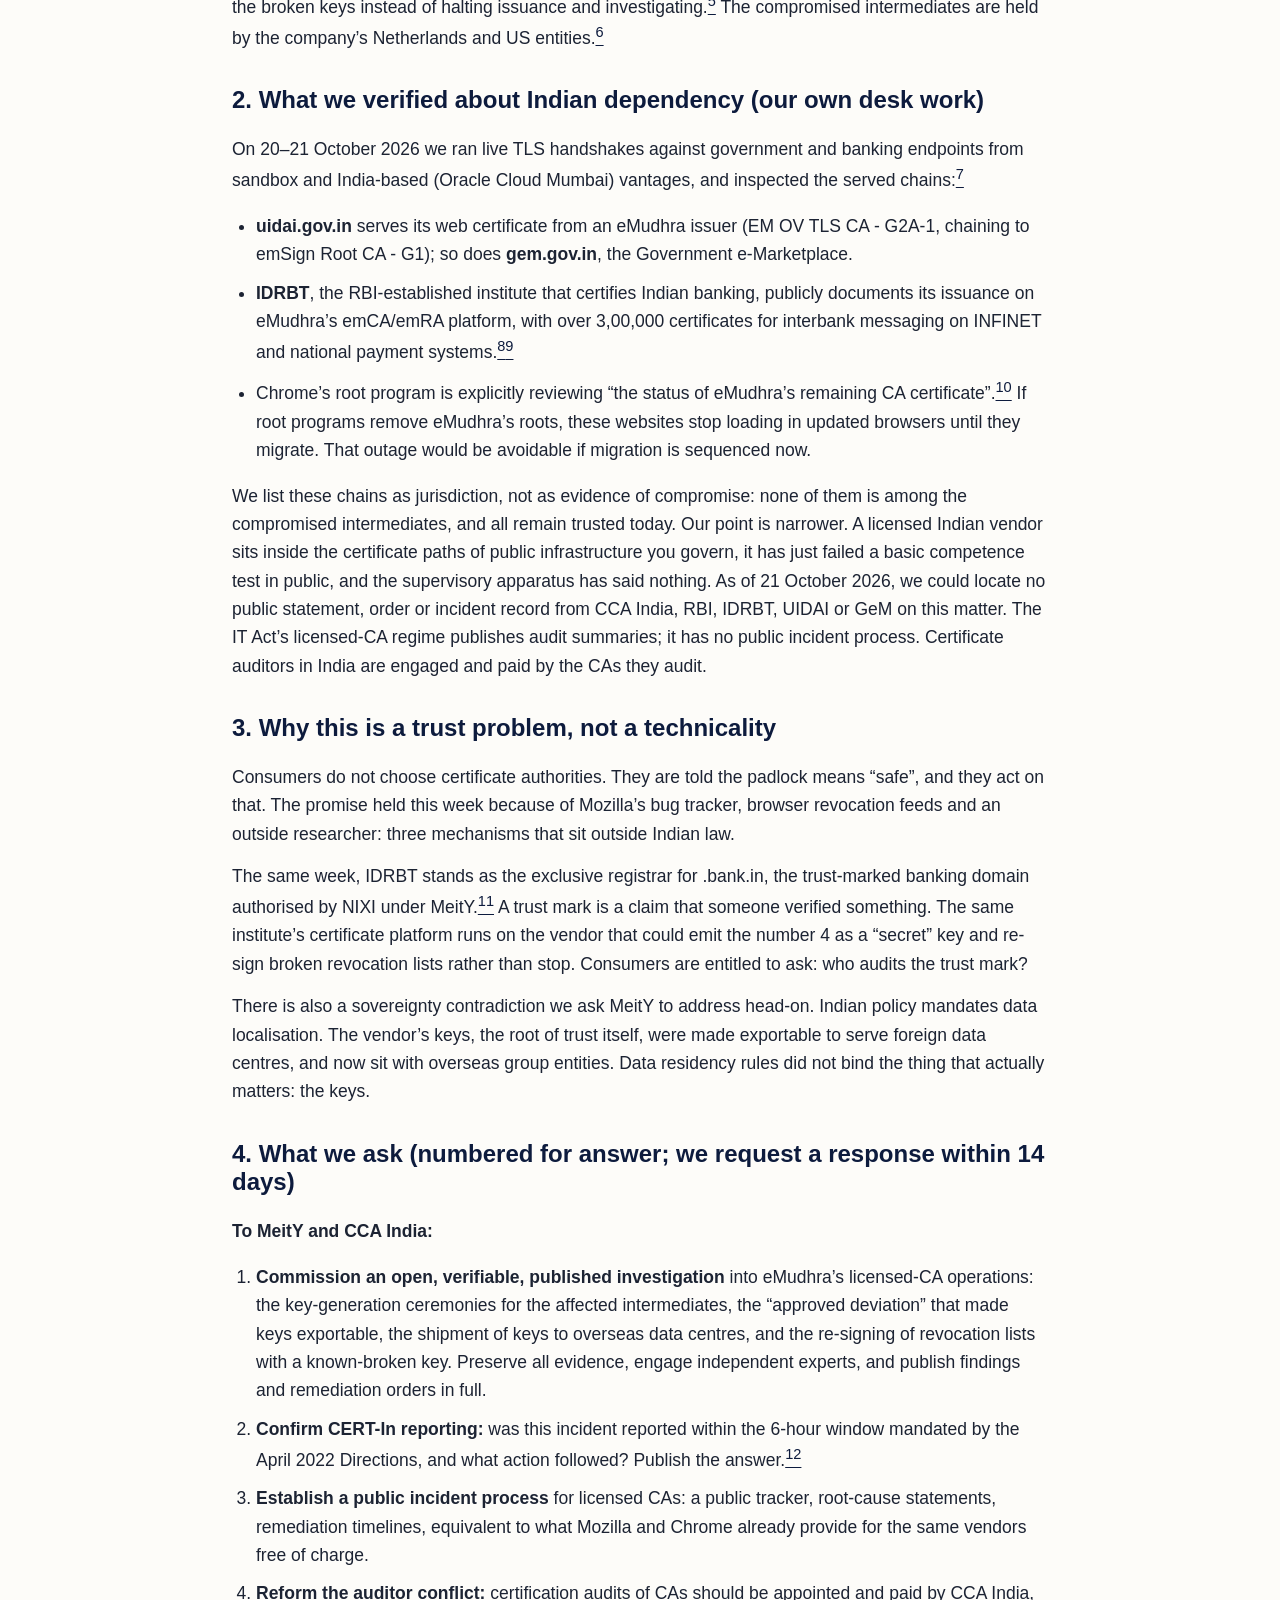
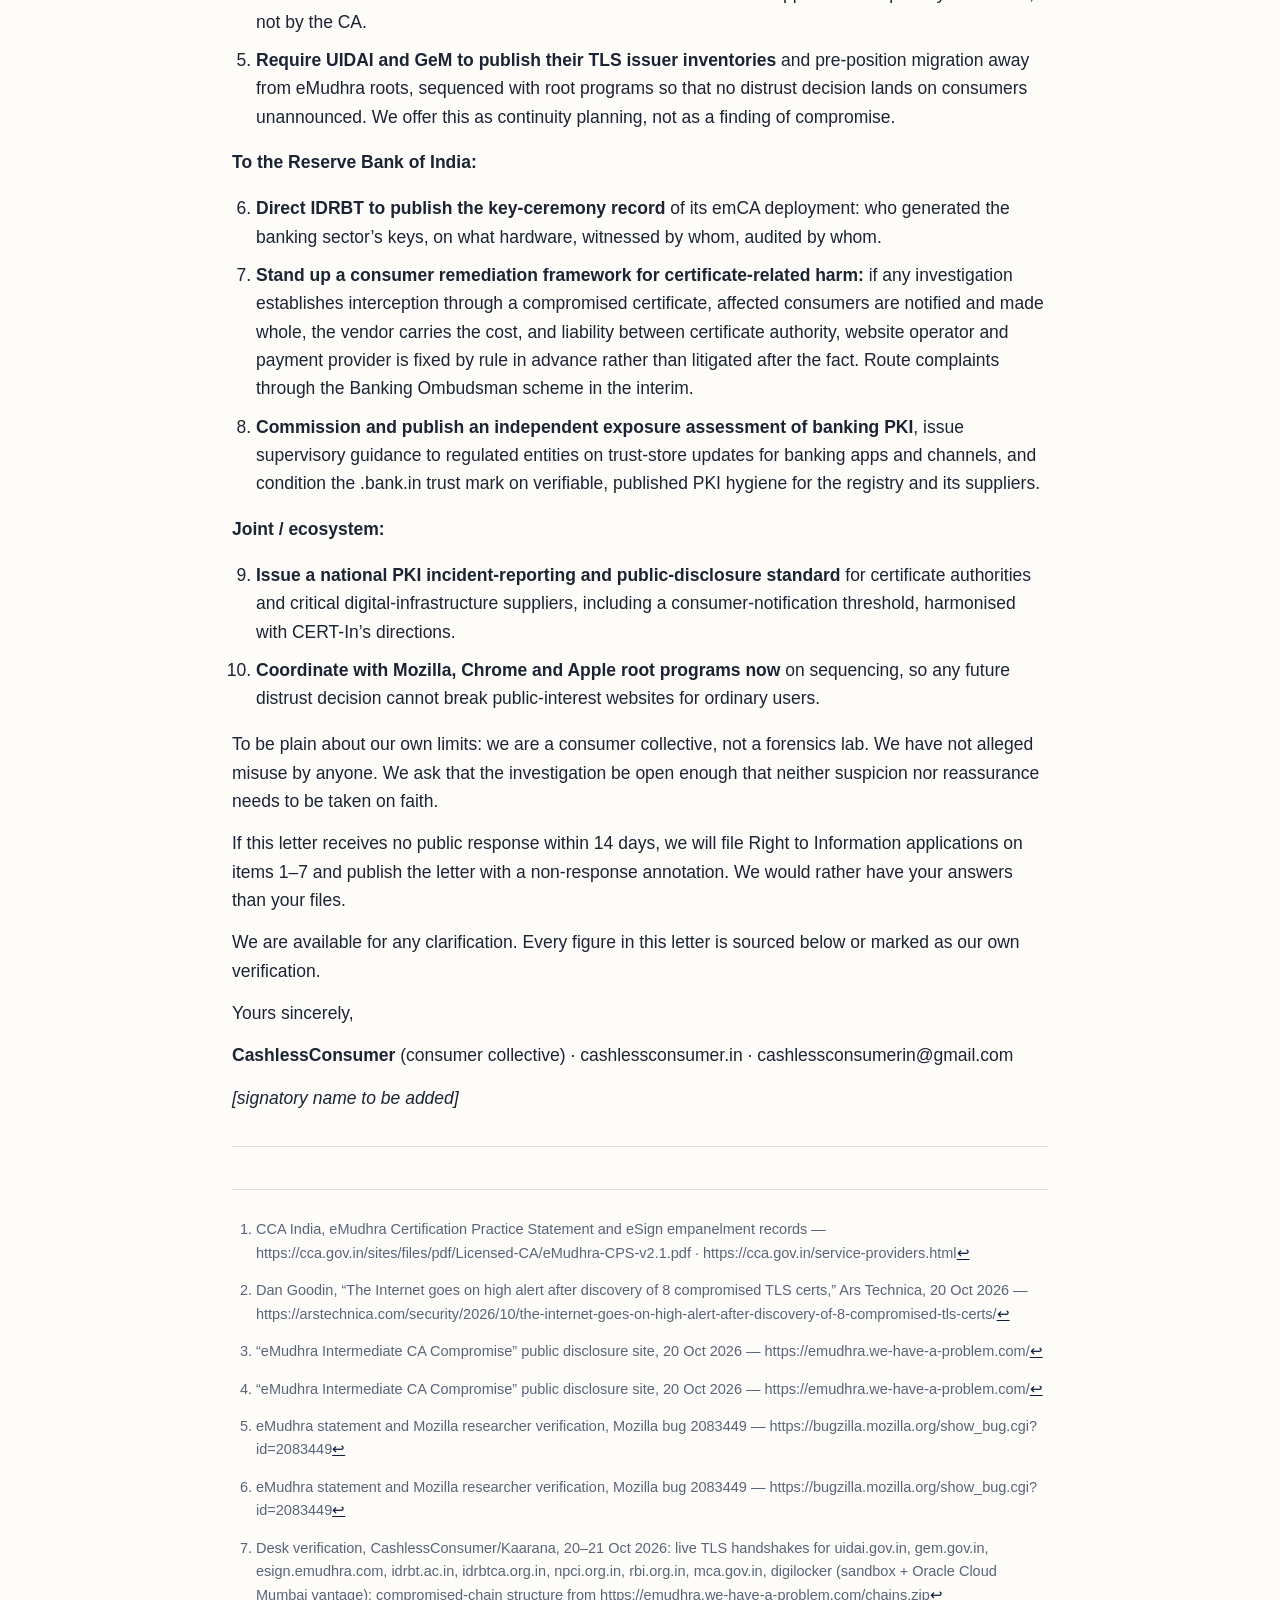
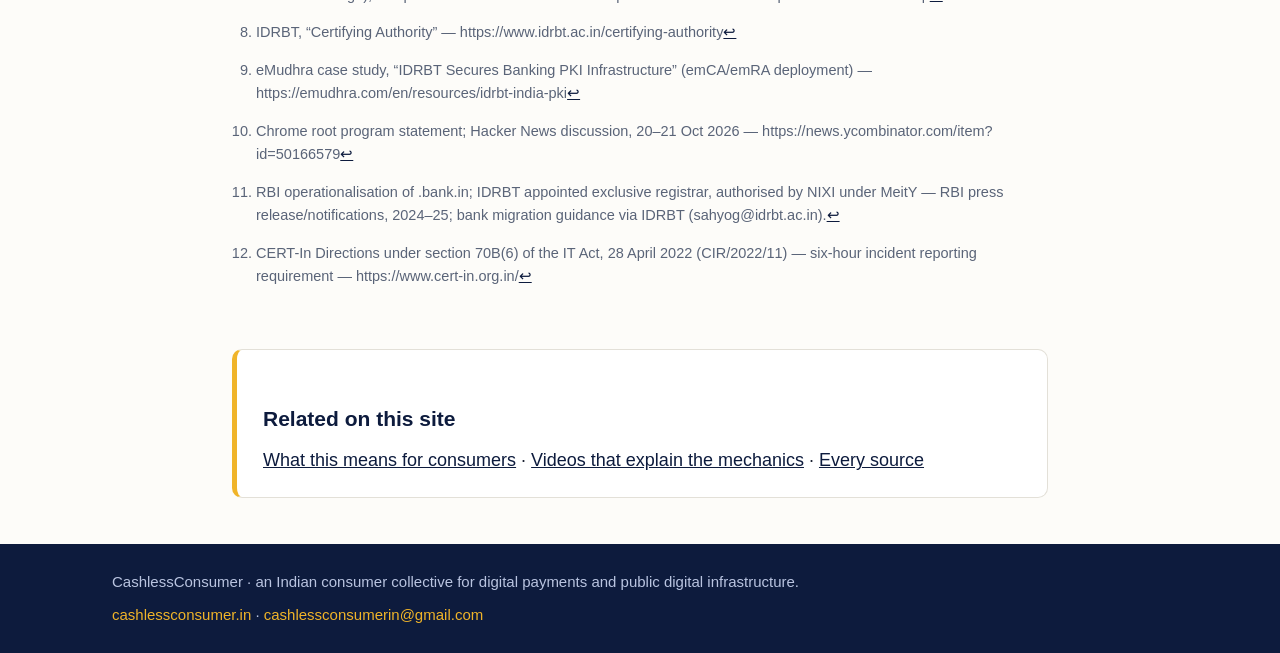
<file: letter.html>
<!DOCTYPE html>
<html lang="en">
<head>
<meta charset="utf-8">
<meta name="viewport" content="width=device-width, initial-scale=1">
<title>Open letter to RBI and MeitY — eMudhra CA Compromise — CashlessConsumer</title>
<meta name="description" content="CashlessConsumer open letter to the Reserve Bank of India and MeitY on the eMudhra CA compromise and the silence of Indian trust-infrastructure supervision.">
<link rel="icon" href="favicon.svg" type="image/svg+xml">
<link rel="stylesheet" href="style.css">
</head>
<body>
<header class="site-header">
  <div class="wrap-wide">
    <a class="brand" href="index.html">
      <span class="brand-badge">CC</span>
      <span class="brand-name">CashlessConsumer</span>
    </a>
    <nav class="site-nav">
      <a href="index.html#consumers">For consumers</a>
      <a href="statement.html">Statement</a>
      <a href="letter.html">Open letter</a>
      <a href="index.html#videos">Videos</a>
      <a href="index.html#sources">Sources</a>
    </nav>
  </div>
</header>
<main>
  <section class="hero" style="padding:44px 0 40px;">
    <div class="wrap">
      <div class="hero-kicker">eMudhra CA compromise · 21 October 2026</div>
      <h1 style="font-size:clamp(24px,4vw,34px);">Open letter to the Reserve Bank of India and the Ministry of Electronics and Information Technology</h1>
    </div>
  </section>
  <section>
    <div class="wrap">
      <div class="banner-note">Draft for review, 21 October 2026. Numbers and quotes are sourced in the footnotes; what we verified ourselves is marked as our own verification.</div>
      <div class="prose">
<h2
id="open-letter-to-the-reserve-bank-of-india-and-the-ministry-of-electronics-and-information-technology-the-states-own-trust-infrastructure-rests-on-a-vendor-that-signed-with-the-number-4">Open
letter to the Reserve Bank of India and the Ministry of Electronics and
Information Technology — the state’s own trust infrastructure rests on a
vendor that signed with the number 4</h2>
<p><strong>From:</strong> CashlessConsumer (consumer collective) ·
cashlessconsumerin@gmail.com <strong>To:</strong> The Governor, Reserve
Bank of India, Central Office, Mumbai · The Hon’ble Minister for
Electronics and Information Technology, Government of India, New Delhi
<strong>CC:</strong> Secretary, MeitY · Controller of Certifying
Authorities (CCA India) · Director-General, CERT-In · Director, IDRBT ·
CEO, UIDAI · CEO, GeM · MD, NPCI · Mozilla Root Program · Google Chrome
Root Program · Apple Product Security · MD, eMudhra Ltd (right of
reply)</p>
<p><strong>Date: 21 October 2026 · This is a draft for internal review;
not yet sent or published.</strong></p>
<p>To the Governor of the Reserve Bank of India and the Minister for
Electronics and Information Technology,</p>
<p>We are a consumer collective that works on digital payments and
public digital infrastructure. We make no allegation that any Indian
system was attacked; we did not investigate misuse, and we are not
positioned to. This letter asks for two things: an open, verifiable
investigation into a public failure at a licensed Indian trust company,
and a remediation path for consumers if that investigation finds harm.
We add one observation no one else has put on the record: no Indian
authority has said anything about this incident that the public can
read.</p>
<h2 id="what-happened-all-independently-verifiable">1. What happened
(all independently verifiable)</h2>
<p>In early October 2026, eMudhra Ltd, an Indian company licensed by the
Controller of Certifying Authorities under the IT Act,<a href="#fn1"
class="footnote-ref" id="fnref1" role="doc-noteref"><sup>1</sup></a>
whose emSign brand is trusted by every major browser, issued eight
intermediate CA certificates whose private keys carried 3 to 8 bits of
randomness. A NIST P-384 key of this class should have about 2³⁸⁴
possible values. The eight keys are 4, 56, 66, 115, 155, 156, 230 and
237. One key was the number 4. An AI agent recovered a key on its first
attempt using a one-line prompt; the Mozilla researcher coordinating the
response recorded this in the incident tracker.<a href="#fn2"
class="footnote-ref" id="fnref2" role="doc-noteref"><sup>2</sup></a><a
href="#fn3" class="footnote-ref" id="fnref3"
role="doc-noteref"><sup>3</sup></a></p>
<p>The fix came from outside the country. A researcher known as “Wayne”
proved key control on 17 October by signing a message with each key.
Firefox and Chrome distrusted all eight intermediates within hours;
Apple followed on 19 October; a public disclosure site with test
endpoints went up on 20 October.<a href="#fn4" class="footnote-ref"
id="fnref4" role="doc-noteref"><sup>4</sup></a> Certificate Transparency
shows no certificates were minted from the compromised keys. We make no
claim of interception or misuse, and we did not attempt a forensic
assessment of any Indian system. That work belongs to the authorities we
are writing to.</p>
<p>eMudhra’s own account, on the public record, is as follows. The keys
were meant to be non-exportable inside tamper-proof hardware. An
“approved deviation” made them exportable, and they were shipped to US
and EU data centres for “data sovereignty” reasons. A script flaw used
test keys as real issuer keys. When revocation lists signed with the
correct keys failed verification, the company re-signed them with the
broken keys instead of halting issuance and investigating.<a href="#fn5"
class="footnote-ref" id="fnref5" role="doc-noteref"><sup>5</sup></a> The
compromised intermediates are held by the company’s Netherlands and US
entities.<a href="#fn6" class="footnote-ref" id="fnref6"
role="doc-noteref"><sup>6</sup></a></p>
<h2 id="what-we-verified-about-indian-dependency-our-own-desk-work">2.
What we verified about Indian dependency (our own desk work)</h2>
<p>On 20–21 October 2026 we ran live TLS handshakes against government
and banking endpoints from sandbox and India-based (Oracle Cloud Mumbai)
vantages, and inspected the served chains:<a href="#fn7"
class="footnote-ref" id="fnref7" role="doc-noteref"><sup>7</sup></a></p>
<ul>
<li><strong>uidai.gov.in</strong> serves its web certificate from an
eMudhra issuer (EM OV TLS CA - G2A-1, chaining to emSign Root CA - G1);
so does <strong>gem.gov.in</strong>, the Government e-Marketplace.</li>
<li><strong>IDRBT</strong>, the RBI-established institute that certifies
Indian banking, publicly documents its issuance on eMudhra’s emCA/emRA
platform, with over 3,00,000 certificates for interbank messaging on
INFINET and national payment systems.<a href="#fn8" class="footnote-ref"
id="fnref8" role="doc-noteref"><sup>8</sup></a><a href="#fn9"
class="footnote-ref" id="fnref9"
role="doc-noteref"><sup>9</sup></a></li>
<li>Chrome’s root program is explicitly reviewing “the status of
eMudhra’s remaining CA certificate”.<a href="#fn10" class="footnote-ref"
id="fnref10" role="doc-noteref"><sup>10</sup></a> If root programs
remove eMudhra’s roots, these websites stop loading in updated browsers
until they migrate. That outage would be avoidable if migration is
sequenced now.</li>
</ul>
<p>We list these chains as jurisdiction, not as evidence of compromise:
none of them is among the compromised intermediates, and all remain
trusted today. Our point is narrower. A licensed Indian vendor sits
inside the certificate paths of public infrastructure you govern, it has
just failed a basic competence test in public, and the supervisory
apparatus has said nothing. As of 21 October 2026, we could locate no
public statement, order or incident record from CCA India, RBI, IDRBT,
UIDAI or GeM on this matter. The IT Act’s licensed-CA regime publishes
audit summaries; it has no public incident process. Certificate auditors
in India are engaged and paid by the CAs they audit.</p>
<h2 id="why-this-is-a-trust-problem-not-a-technicality">3. Why this is a
trust problem, not a technicality</h2>
<p>Consumers do not choose certificate authorities. They are told the
padlock means “safe”, and they act on that. The promise held this week
because of Mozilla’s bug tracker, browser revocation feeds and an
outside researcher: three mechanisms that sit outside Indian law.</p>
<p>The same week, IDRBT stands as the exclusive registrar for .bank.in,
the trust-marked banking domain authorised by NIXI under MeitY.<a
href="#fn11" class="footnote-ref" id="fnref11"
role="doc-noteref"><sup>11</sup></a> A trust mark is a claim that
someone verified something. The same institute’s certificate platform
runs on the vendor that could emit the number 4 as a “secret” key and
re-sign broken revocation lists rather than stop. Consumers are entitled
to ask: who audits the trust mark?</p>
<p>There is also a sovereignty contradiction we ask MeitY to address
head-on. Indian policy mandates data localisation. The vendor’s keys,
the root of trust itself, were made exportable to serve foreign data
centres, and now sit with overseas group entities. Data residency rules
did not bind the thing that actually matters: the keys.</p>
<h2
id="what-we-ask-numbered-for-answer-we-request-a-response-within-14-days">4.
What we ask (numbered for answer; we request a response within 14
days)</h2>
<p><strong>To MeitY and CCA India:</strong></p>
<ol type="1">
<li><strong>Commission an open, verifiable, published
investigation</strong> into eMudhra’s licensed-CA operations: the
key-generation ceremonies for the affected intermediates, the “approved
deviation” that made keys exportable, the shipment of keys to overseas
data centres, and the re-signing of revocation lists with a known-broken
key. Preserve all evidence, engage independent experts, and publish
findings and remediation orders in full.</li>
<li><strong>Confirm CERT-In reporting:</strong> was this incident
reported within the 6-hour window mandated by the April 2022 Directions,
and what action followed? Publish the answer.<a href="#fn12"
class="footnote-ref" id="fnref12"
role="doc-noteref"><sup>12</sup></a></li>
<li><strong>Establish a public incident process</strong> for licensed
CAs: a public tracker, root-cause statements, remediation timelines,
equivalent to what Mozilla and Chrome already provide for the same
vendors free of charge.</li>
<li><strong>Reform the auditor conflict:</strong> certification audits
of CAs should be appointed and paid by CCA India, not by the CA.</li>
<li><strong>Require UIDAI and GeM to publish their TLS issuer
inventories</strong> and pre-position migration away from eMudhra roots,
sequenced with root programs so that no distrust decision lands on
consumers unannounced. We offer this as continuity planning, not as a
finding of compromise.</li>
</ol>
<p><strong>To the Reserve Bank of India:</strong></p>
<ol start="6" type="1">
<li><strong>Direct IDRBT to publish the key-ceremony record</strong> of
its emCA deployment: who generated the banking sector’s keys, on what
hardware, witnessed by whom, audited by whom.</li>
<li><strong>Stand up a consumer remediation framework for
certificate-related harm:</strong> if any investigation establishes
interception through a compromised certificate, affected consumers are
notified and made whole, the vendor carries the cost, and liability
between certificate authority, website operator and payment provider is
fixed by rule in advance rather than litigated after the fact. Route
complaints through the Banking Ombudsman scheme in the interim.</li>
<li><strong>Commission and publish an independent exposure assessment of
banking PKI</strong>, issue supervisory guidance to regulated entities
on trust-store updates for banking apps and channels, and condition the
.bank.in trust mark on verifiable, published PKI hygiene for the
registry and its suppliers.</li>
</ol>
<p><strong>Joint / ecosystem:</strong></p>
<ol start="9" type="1">
<li><strong>Issue a national PKI incident-reporting and
public-disclosure standard</strong> for certificate authorities and
critical digital-infrastructure suppliers, including a
consumer-notification threshold, harmonised with CERT-In’s
directions.</li>
<li><strong>Coordinate with Mozilla, Chrome and Apple root programs
now</strong> on sequencing, so any future distrust decision cannot break
public-interest websites for ordinary users.</li>
</ol>
<p>To be plain about our own limits: we are a consumer collective, not a
forensics lab. We have not alleged misuse by anyone. We ask that the
investigation be open enough that neither suspicion nor reassurance
needs to be taken on faith.</p>
<p>If this letter receives no public response within 14 days, we will
file Right to Information applications on items 1–7 and publish the
letter with a non-response annotation. We would rather have your answers
than your files.</p>
<p>We are available for any clarification. Every figure in this letter
is sourced below or marked as our own verification.</p>
<p>Yours sincerely,</p>
<p><strong>CashlessConsumer</strong> (consumer collective) ·
cashlessconsumer.in · cashlessconsumerin@gmail.com</p>
<p><em>[signatory name to be added]</em></p>
<section class="footnotes footnotes-end-of-document"
role="doc-endnotes">
<hr />
<ol>
<li id="fn1" role="doc-endnote"><p>CCA India, eMudhra Certification
Practice Statement and eSign empanelment records —
https://cca.gov.in/sites/files/pdf/Licensed-CA/eMudhra-CPS-v2.1.pdf ·
https://cca.gov.in/service-providers.html<a href="#fnref1"
class="footnote-back" role="doc-backlink">↩︎</a></p></li>
<li id="fn2" role="doc-endnote"><p>Dan Goodin, “The Internet goes on
high alert after discovery of 8 compromised TLS certs,” Ars Technica, 20
Oct 2026 —
https://arstechnica.com/security/2026/10/the-internet-goes-on-high-alert-after-discovery-of-8-compromised-tls-certs/<a
href="#fnref2" class="footnote-back" role="doc-backlink">↩︎</a></p></li>
<li id="fn3" role="doc-endnote"><p>“eMudhra Intermediate CA Compromise”
public disclosure site, 20 Oct 2026 —
https://emudhra.we-have-a-problem.com/<a href="#fnref3"
class="footnote-back" role="doc-backlink">↩︎</a></p></li>
<li id="fn4" role="doc-endnote"><p>“eMudhra Intermediate CA Compromise”
public disclosure site, 20 Oct 2026 —
https://emudhra.we-have-a-problem.com/<a href="#fnref4"
class="footnote-back" role="doc-backlink">↩︎</a></p></li>
<li id="fn5" role="doc-endnote"><p>eMudhra statement and Mozilla
researcher verification, Mozilla bug 2083449 —
https://bugzilla.mozilla.org/show_bug.cgi?id=2083449<a href="#fnref5"
class="footnote-back" role="doc-backlink">↩︎</a></p></li>
<li id="fn6" role="doc-endnote"><p>eMudhra statement and Mozilla
researcher verification, Mozilla bug 2083449 —
https://bugzilla.mozilla.org/show_bug.cgi?id=2083449<a href="#fnref6"
class="footnote-back" role="doc-backlink">↩︎</a></p></li>
<li id="fn7" role="doc-endnote"><p>Desk verification,
CashlessConsumer/Kaarana, 20–21 Oct 2026: live TLS handshakes for
uidai.gov.in, gem.gov.in, esign.emudhra.com, idrbt.ac.in,
idrbtca.org.in, npci.org.in, rbi.org.in, mca.gov.in, digilocker (sandbox
+ Oracle Cloud Mumbai vantage); compromised-chain structure from
https://emudhra.we-have-a-problem.com/chains.zip<a href="#fnref7"
class="footnote-back" role="doc-backlink">↩︎</a></p></li>
<li id="fn8" role="doc-endnote"><p>IDRBT, “Certifying Authority” —
https://www.idrbt.ac.in/certifying-authority<a href="#fnref8"
class="footnote-back" role="doc-backlink">↩︎</a></p></li>
<li id="fn9" role="doc-endnote"><p>eMudhra case study, “IDRBT Secures
Banking PKI Infrastructure” (emCA/emRA deployment) —
https://emudhra.com/en/resources/idrbt-india-pki<a href="#fnref9"
class="footnote-back" role="doc-backlink">↩︎</a></p></li>
<li id="fn10" role="doc-endnote"><p>Chrome root program statement;
Hacker News discussion, 20–21 Oct 2026 —
https://news.ycombinator.com/item?id=50166579<a href="#fnref10"
class="footnote-back" role="doc-backlink">↩︎</a></p></li>
<li id="fn11" role="doc-endnote"><p>RBI operationalisation of .bank.in;
IDRBT appointed exclusive registrar, authorised by NIXI under MeitY —
RBI press release/notifications, 2024–25; bank migration guidance via
IDRBT (sahyog@idrbt.ac.in).<a href="#fnref11" class="footnote-back"
role="doc-backlink">↩︎</a></p></li>
<li id="fn12" role="doc-endnote"><p>CERT-In Directions under section
70B(6) of the IT Act, 28 April 2022 (CIR/2022/11) — six-hour incident
reporting requirement — https://www.cert-in.org.in/<a href="#fnref12"
class="footnote-back" role="doc-backlink">↩︎</a></p></li>
</ol>
</section>

      </div>
      <div class="callout">
        <h3>Related on this site</h3>
        <p><a href="index.html#consumers">What this means for consumers</a> · <a href="index.html#videos">Videos that explain the mechanics</a> · <a href="index.html#sources">Every source</a></p>
      </div>
    </div>
  </section>
</main>
<footer class="site-footer">
  <div class="wrap-wide">
    <div>CashlessConsumer · an Indian consumer collective for digital payments and public digital infrastructure.</div>
    <div><a href="https://cashlessconsumer.in">cashlessconsumer.in</a> · <a href="mailto:cashlessconsumerin@gmail.com">cashlessconsumerin@gmail.com</a></div>
  </div>
</footer>
</body>
</html>
</file>
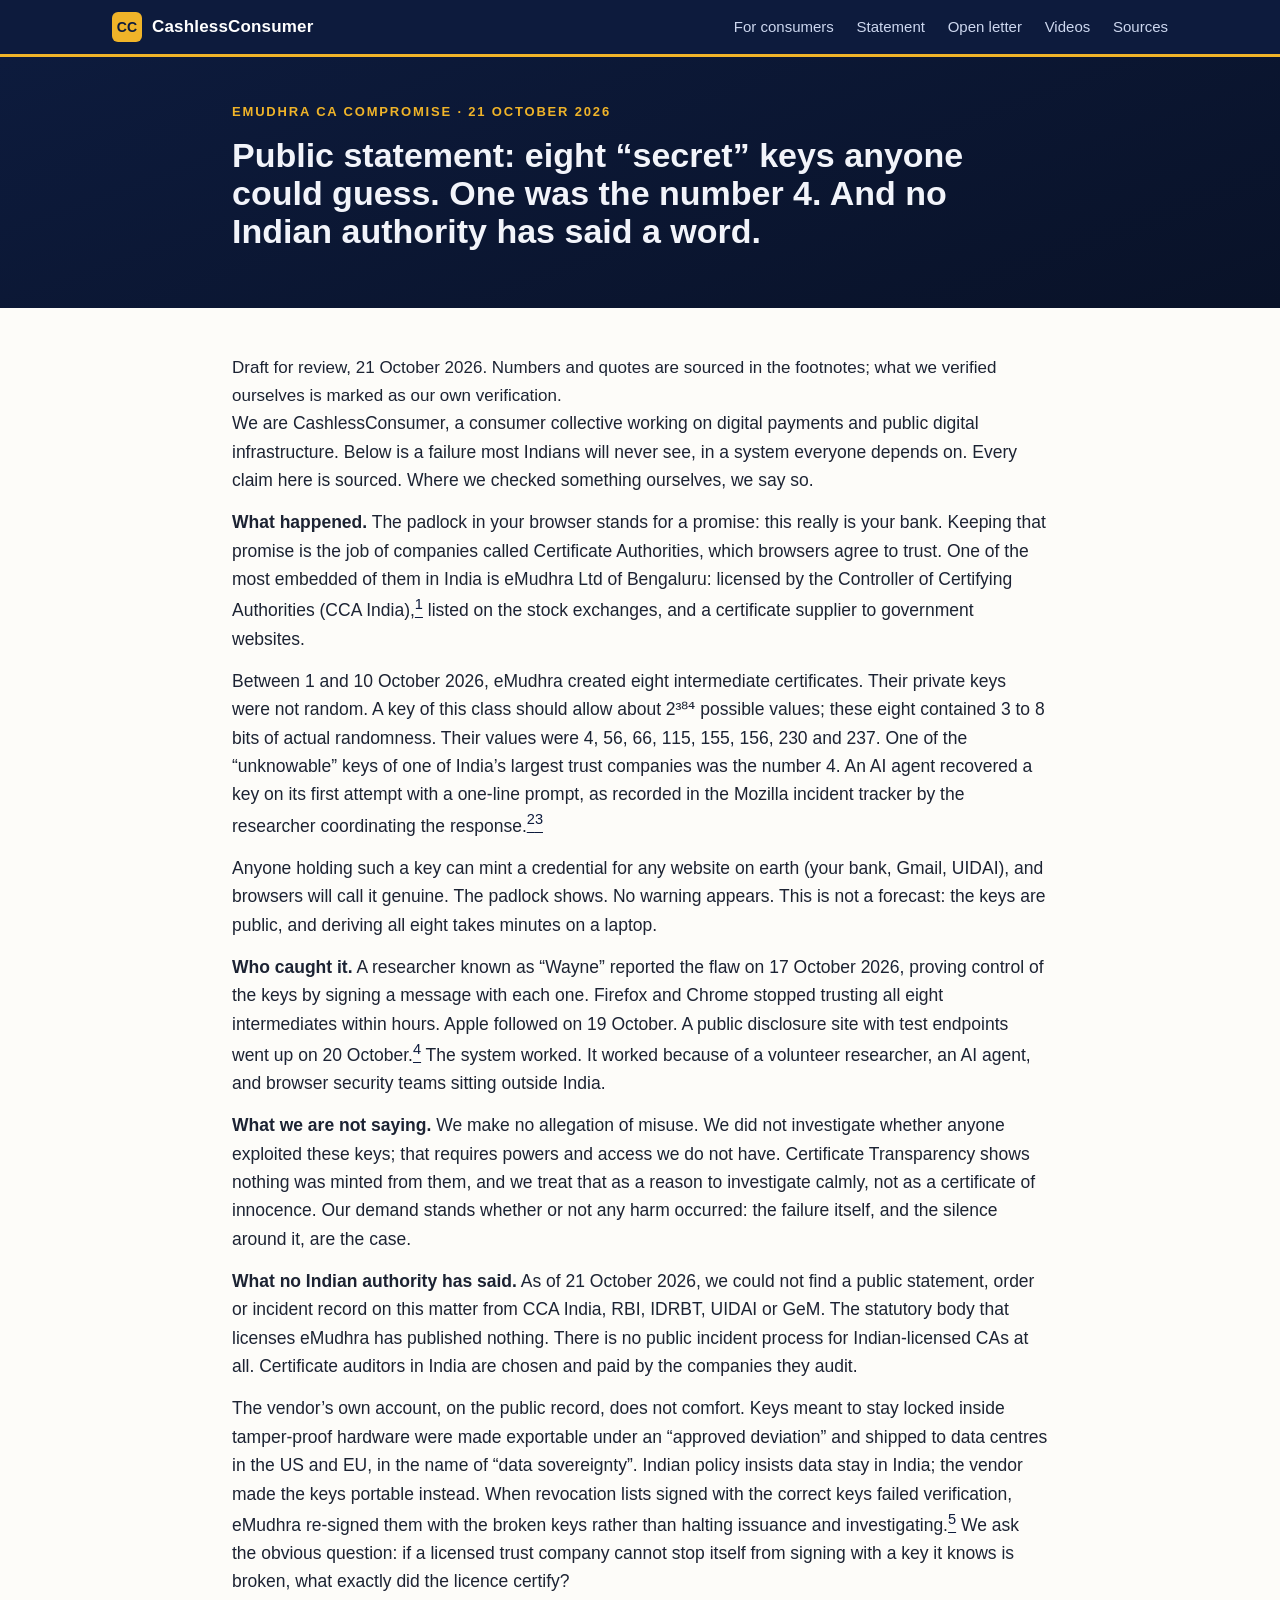
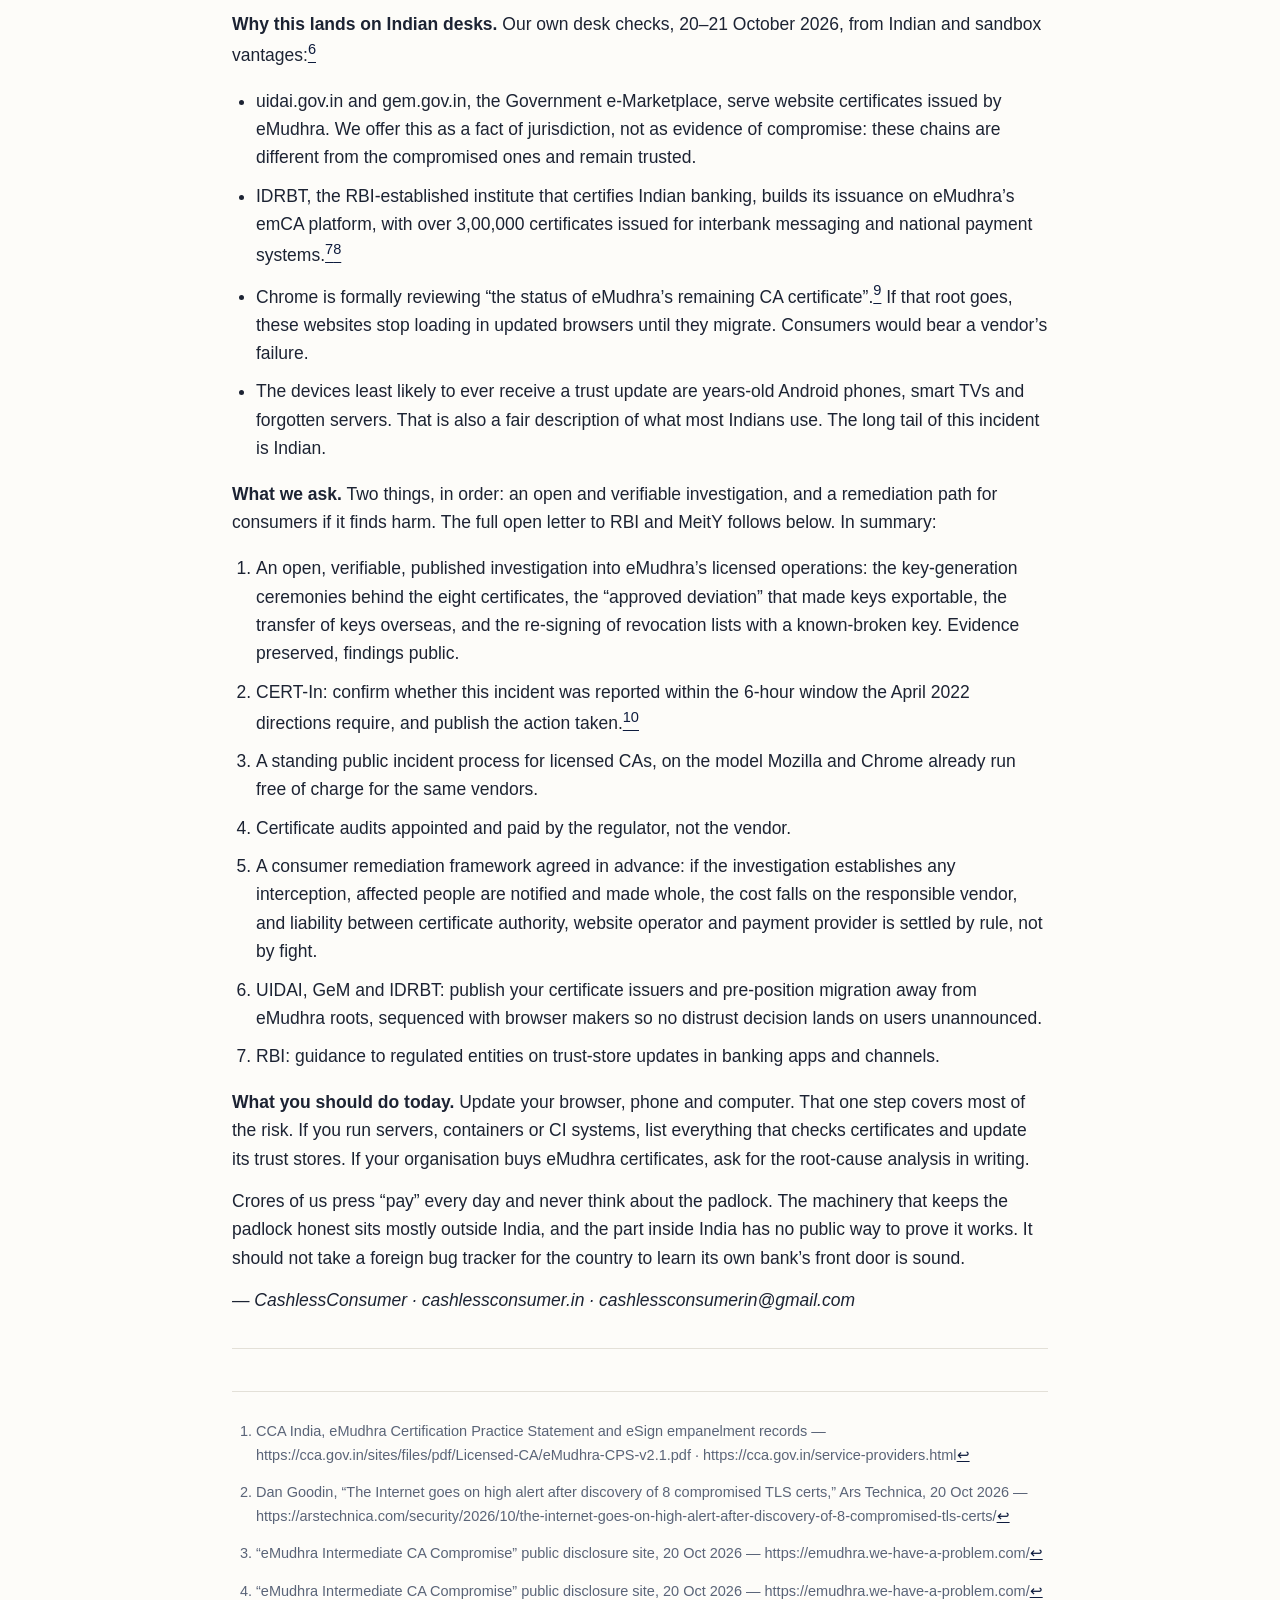
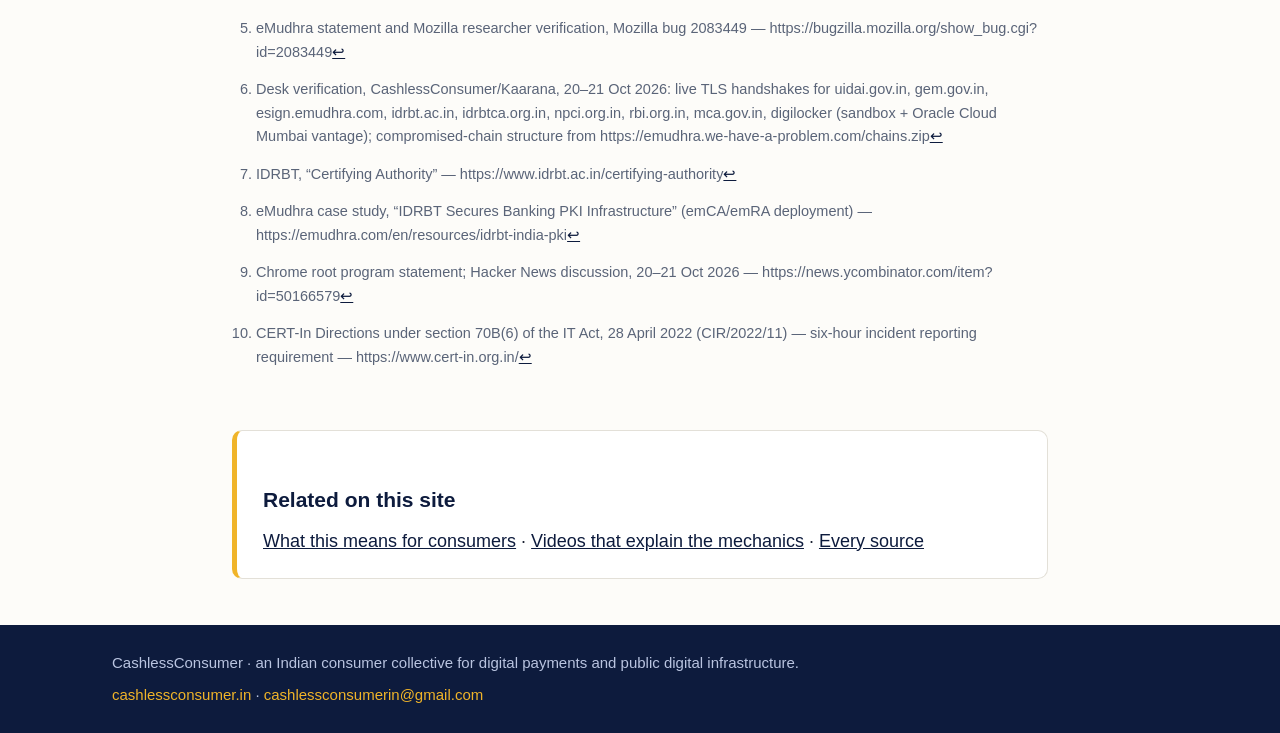
<file: statement.html>
<!DOCTYPE html>
<html lang="en">
<head>
<meta charset="utf-8">
<meta name="viewport" content="width=device-width, initial-scale=1">
<title>Public statement — eMudhra CA Compromise — CashlessConsumer</title>
<meta name="description" content="CashlessConsumer public statement on the eMudhra CA compromise: eight intermediate certificates with guessable private keys, and no word from Indian regulators.">
<link rel="icon" href="favicon.svg" type="image/svg+xml">
<link rel="stylesheet" href="style.css">
</head>
<body>
<header class="site-header">
  <div class="wrap-wide">
    <a class="brand" href="index.html">
      <span class="brand-badge">CC</span>
      <span class="brand-name">CashlessConsumer</span>
    </a>
    <nav class="site-nav">
      <a href="index.html#consumers">For consumers</a>
      <a href="statement.html">Statement</a>
      <a href="letter.html">Open letter</a>
      <a href="index.html#videos">Videos</a>
      <a href="index.html#sources">Sources</a>
    </nav>
  </div>
</header>
<main>
  <section class="hero" style="padding:44px 0 40px;">
    <div class="wrap">
      <div class="hero-kicker">eMudhra CA compromise · 21 October 2026</div>
      <h1 style="font-size:clamp(24px,4vw,34px);">Public statement: eight &ldquo;secret&rdquo; keys anyone could guess. One was the number 4. And no Indian authority has said a word.</h1>
    </div>
  </section>
  <section>
    <div class="wrap">
      <div class="banner-note">Draft for review, 21 October 2026. Numbers and quotes are sourced in the footnotes; what we verified ourselves is marked as our own verification.</div>
      <div class="prose">
<p>We are CashlessConsumer, a consumer collective working on digital
payments and public digital infrastructure. Below is a failure most
Indians will never see, in a system everyone depends on. Every claim
here is sourced. Where we checked something ourselves, we say so.</p>
<p><strong>What happened.</strong> The padlock in your browser stands
for a promise: this really is your bank. Keeping that promise is the job
of companies called Certificate Authorities, which browsers agree to
trust. One of the most embedded of them in India is eMudhra Ltd of
Bengaluru: licensed by the Controller of Certifying Authorities (CCA
India),<a href="#fn1" class="footnote-ref" id="fnref1"
role="doc-noteref"><sup>1</sup></a> listed on the stock exchanges, and a
certificate supplier to government websites.</p>
<p>Between 1 and 10 October 2026, eMudhra created eight intermediate
certificates. Their private keys were not random. A key of this class
should allow about 2³⁸⁴ possible values; these eight contained 3 to 8
bits of actual randomness. Their values were 4, 56, 66, 115, 155, 156,
230 and 237. One of the “unknowable” keys of one of India’s largest
trust companies was the number 4. An AI agent recovered a key on its
first attempt with a one-line prompt, as recorded in the Mozilla
incident tracker by the researcher coordinating the response.<a
href="#fn2" class="footnote-ref" id="fnref2"
role="doc-noteref"><sup>2</sup></a><a href="#fn3" class="footnote-ref"
id="fnref3" role="doc-noteref"><sup>3</sup></a></p>
<p>Anyone holding such a key can mint a credential for any website on
earth (your bank, Gmail, UIDAI), and browsers will call it genuine. The
padlock shows. No warning appears. This is not a forecast: the keys are
public, and deriving all eight takes minutes on a laptop.</p>
<p><strong>Who caught it.</strong> A researcher known as “Wayne”
reported the flaw on 17 October 2026, proving control of the keys by
signing a message with each one. Firefox and Chrome stopped trusting all
eight intermediates within hours. Apple followed on 19 October. A public
disclosure site with test endpoints went up on 20 October.<a href="#fn4"
class="footnote-ref" id="fnref4" role="doc-noteref"><sup>4</sup></a> The
system worked. It worked because of a volunteer researcher, an AI agent,
and browser security teams sitting outside India.</p>
<p><strong>What we are not saying.</strong> We make no allegation of
misuse. We did not investigate whether anyone exploited these keys; that
requires powers and access we do not have. Certificate Transparency
shows nothing was minted from them, and we treat that as a reason to
investigate calmly, not as a certificate of innocence. Our demand stands
whether or not any harm occurred: the failure itself, and the silence
around it, are the case.</p>
<p><strong>What no Indian authority has said.</strong> As of 21 October
2026, we could not find a public statement, order or incident record on
this matter from CCA India, RBI, IDRBT, UIDAI or GeM. The statutory body
that licenses eMudhra has published nothing. There is no public incident
process for Indian-licensed CAs at all. Certificate auditors in India
are chosen and paid by the companies they audit.</p>
<p>The vendor’s own account, on the public record, does not comfort.
Keys meant to stay locked inside tamper-proof hardware were made
exportable under an “approved deviation” and shipped to data centres in
the US and EU, in the name of “data sovereignty”. Indian policy insists
data stay in India; the vendor made the keys portable instead. When
revocation lists signed with the correct keys failed verification,
eMudhra re-signed them with the broken keys rather than halting issuance
and investigating.<a href="#fn5" class="footnote-ref" id="fnref5"
role="doc-noteref"><sup>5</sup></a> We ask the obvious question: if a
licensed trust company cannot stop itself from signing with a key it
knows is broken, what exactly did the licence certify?</p>
<p><strong>Why this lands on Indian desks.</strong> Our own desk checks,
20–21 October 2026, from Indian and sandbox vantages:<a href="#fn6"
class="footnote-ref" id="fnref6" role="doc-noteref"><sup>6</sup></a></p>
<ul>
<li>uidai.gov.in and gem.gov.in, the Government e-Marketplace, serve
website certificates issued by eMudhra. We offer this as a fact of
jurisdiction, not as evidence of compromise: these chains are different
from the compromised ones and remain trusted.</li>
<li>IDRBT, the RBI-established institute that certifies Indian banking,
builds its issuance on eMudhra’s emCA platform, with over 3,00,000
certificates issued for interbank messaging and national payment
systems.<a href="#fn7" class="footnote-ref" id="fnref7"
role="doc-noteref"><sup>7</sup></a><a href="#fn8" class="footnote-ref"
id="fnref8" role="doc-noteref"><sup>8</sup></a></li>
<li>Chrome is formally reviewing “the status of eMudhra’s remaining CA
certificate”.<a href="#fn9" class="footnote-ref" id="fnref9"
role="doc-noteref"><sup>9</sup></a> If that root goes, these websites
stop loading in updated browsers until they migrate. Consumers would
bear a vendor’s failure.</li>
<li>The devices least likely to ever receive a trust update are
years-old Android phones, smart TVs and forgotten servers. That is also
a fair description of what most Indians use. The long tail of this
incident is Indian.</li>
</ul>
<p><strong>What we ask.</strong> Two things, in order: an open and
verifiable investigation, and a remediation path for consumers if it
finds harm. The full open letter to RBI and MeitY follows below. In
summary:</p>
<ol type="1">
<li>An open, verifiable, published investigation into eMudhra’s licensed
operations: the key-generation ceremonies behind the eight certificates,
the “approved deviation” that made keys exportable, the transfer of keys
overseas, and the re-signing of revocation lists with a known-broken
key. Evidence preserved, findings public.</li>
<li>CERT-In: confirm whether this incident was reported within the
6-hour window the April 2022 directions require, and publish the action
taken.<a href="#fn10" class="footnote-ref" id="fnref10"
role="doc-noteref"><sup>10</sup></a></li>
<li>A standing public incident process for licensed CAs, on the model
Mozilla and Chrome already run free of charge for the same vendors.</li>
<li>Certificate audits appointed and paid by the regulator, not the
vendor.</li>
<li>A consumer remediation framework agreed in advance: if the
investigation establishes any interception, affected people are notified
and made whole, the cost falls on the responsible vendor, and liability
between certificate authority, website operator and payment provider is
settled by rule, not by fight.</li>
<li>UIDAI, GeM and IDRBT: publish your certificate issuers and
pre-position migration away from eMudhra roots, sequenced with browser
makers so no distrust decision lands on users unannounced.</li>
<li>RBI: guidance to regulated entities on trust-store updates in
banking apps and channels.</li>
</ol>
<p><strong>What you should do today.</strong> Update your browser, phone
and computer. That one step covers most of the risk. If you run servers,
containers or CI systems, list everything that checks certificates and
update its trust stores. If your organisation buys eMudhra certificates,
ask for the root-cause analysis in writing.</p>
<p>Crores of us press “pay” every day and never think about the padlock.
The machinery that keeps the padlock honest sits mostly outside India,
and the part inside India has no public way to prove it works. It should
not take a foreign bug tracker for the country to learn its own bank’s
front door is sound.</p>
<p><em>— CashlessConsumer · cashlessconsumer.in ·
cashlessconsumerin@gmail.com</em></p>
<section class="footnotes footnotes-end-of-document"
role="doc-endnotes">
<hr />
<ol>
<li id="fn1" role="doc-endnote"><p>CCA India, eMudhra Certification
Practice Statement and eSign empanelment records —
https://cca.gov.in/sites/files/pdf/Licensed-CA/eMudhra-CPS-v2.1.pdf ·
https://cca.gov.in/service-providers.html<a href="#fnref1"
class="footnote-back" role="doc-backlink">↩︎</a></p></li>
<li id="fn2" role="doc-endnote"><p>Dan Goodin, “The Internet goes on
high alert after discovery of 8 compromised TLS certs,” Ars Technica, 20
Oct 2026 —
https://arstechnica.com/security/2026/10/the-internet-goes-on-high-alert-after-discovery-of-8-compromised-tls-certs/<a
href="#fnref2" class="footnote-back" role="doc-backlink">↩︎</a></p></li>
<li id="fn3" role="doc-endnote"><p>“eMudhra Intermediate CA Compromise”
public disclosure site, 20 Oct 2026 —
https://emudhra.we-have-a-problem.com/<a href="#fnref3"
class="footnote-back" role="doc-backlink">↩︎</a></p></li>
<li id="fn4" role="doc-endnote"><p>“eMudhra Intermediate CA Compromise”
public disclosure site, 20 Oct 2026 —
https://emudhra.we-have-a-problem.com/<a href="#fnref4"
class="footnote-back" role="doc-backlink">↩︎</a></p></li>
<li id="fn5" role="doc-endnote"><p>eMudhra statement and Mozilla
researcher verification, Mozilla bug 2083449 —
https://bugzilla.mozilla.org/show_bug.cgi?id=2083449<a href="#fnref5"
class="footnote-back" role="doc-backlink">↩︎</a></p></li>
<li id="fn6" role="doc-endnote"><p>Desk verification,
CashlessConsumer/Kaarana, 20–21 Oct 2026: live TLS handshakes for
uidai.gov.in, gem.gov.in, esign.emudhra.com, idrbt.ac.in,
idrbtca.org.in, npci.org.in, rbi.org.in, mca.gov.in, digilocker (sandbox
+ Oracle Cloud Mumbai vantage); compromised-chain structure from
https://emudhra.we-have-a-problem.com/chains.zip<a href="#fnref6"
class="footnote-back" role="doc-backlink">↩︎</a></p></li>
<li id="fn7" role="doc-endnote"><p>IDRBT, “Certifying Authority” —
https://www.idrbt.ac.in/certifying-authority<a href="#fnref7"
class="footnote-back" role="doc-backlink">↩︎</a></p></li>
<li id="fn8" role="doc-endnote"><p>eMudhra case study, “IDRBT Secures
Banking PKI Infrastructure” (emCA/emRA deployment) —
https://emudhra.com/en/resources/idrbt-india-pki<a href="#fnref8"
class="footnote-back" role="doc-backlink">↩︎</a></p></li>
<li id="fn9" role="doc-endnote"><p>Chrome root program statement; Hacker
News discussion, 20–21 Oct 2026 —
https://news.ycombinator.com/item?id=50166579<a href="#fnref9"
class="footnote-back" role="doc-backlink">↩︎</a></p></li>
<li id="fn10" role="doc-endnote"><p>CERT-In Directions under section
70B(6) of the IT Act, 28 April 2022 (CIR/2022/11) — six-hour incident
reporting requirement — https://www.cert-in.org.in/<a href="#fnref10"
class="footnote-back" role="doc-backlink">↩︎</a></p></li>
</ol>
</section>

      </div>
      <div class="callout">
        <h3>Related on this site</h3>
        <p><a href="index.html#consumers">What this means for consumers</a> · <a href="index.html#videos">Videos that explain the mechanics</a> · <a href="index.html#sources">Every source</a></p>
      </div>
    </div>
  </section>
</main>
<footer class="site-footer">
  <div class="wrap-wide">
    <div>CashlessConsumer · an Indian consumer collective for digital payments and public digital infrastructure.</div>
    <div><a href="https://cashlessconsumer.in">cashlessconsumer.in</a> · <a href="mailto:cashlessconsumerin@gmail.com">cashlessconsumerin@gmail.com</a></div>
  </div>
</footer>
</body>
</html>
</file>
<file: style.css>
/* CashlessConsumer — eMudhra CA compromise incident site.
   Brand: navy #0d1b3d, amber #f0b429, per Identities/cashlessconsumer.yaml. */

:root {
  --navy: #0d1b3d;
  --navy-deep: #091228;
  --amber: #f0b429;
  --blue: #8fa8e0;
  --ink: #1c2333;
  --muted: #5a6478;
  --paper: #fdfcf9;
  --card: #ffffff;
  --line: #e3e0d8;
  --ok: #1e7d43;
  --bad: #b3362b;
}

* { box-sizing: border-box; }

html { scroll-behavior: smooth; }

body {
  margin: 0;
  font-family: "Source Sans 3", "Source Sans Pro", -apple-system, "Segoe UI", Roboto, "Noto Sans", sans-serif;
  color: var(--ink);
  background: var(--paper);
  line-height: 1.62;
  font-size: 17px;
}

.wrap { max-width: 860px; margin: 0 auto; padding: 0 22px; }
.wrap-wide { max-width: 1100px; margin: 0 auto; padding: 0 22px; }

/* Header */
.site-header {
  background: var(--navy);
  border-bottom: 3px solid var(--amber);
  position: sticky;
  top: 0;
  z-index: 10;
}
.site-header .wrap-wide {
  display: flex;
  align-items: center;
  justify-content: space-between;
  flex-wrap: wrap;
  gap: 8px;
  padding-top: 12px;
  padding-bottom: 12px;
}
.brand {
  display: flex;
  align-items: center;
  gap: 10px;
  color: #fff;
  text-decoration: none;
  font-weight: 700;
  letter-spacing: 0.01em;
}
.brand-badge {
  display: inline-flex;
  align-items: center;
  justify-content: center;
  width: 30px;
  height: 30px;
  border-radius: 6px;
  background: var(--amber);
  color: var(--navy);
  font-weight: 800;
  font-size: 14px;
}
.site-nav a {
  color: #cdd7ef;
  text-decoration: none;
  margin-left: 18px;
  font-size: 15px;
}
.site-nav a:hover { color: var(--amber); }

/* Hero */
.hero {
  background: linear-gradient(160deg, var(--navy) 0%, var(--navy-deep) 100%);
  color: #f2f4fa;
  padding: 64px 0 52px;
}
.hero-kicker {
  color: var(--amber);
  text-transform: uppercase;
  letter-spacing: 0.14em;
  font-size: 13px;
  font-weight: 700;
  margin-bottom: 14px;
}
.hero h1 {
  font-size: clamp(30px, 5.4vw, 52px);
  line-height: 1.12;
  margin: 0 0 18px;
  font-weight: 800;
}
.hero h1 .amber { color: var(--amber); }
.hero-sub { max-width: 46em; font-size: 19px; color: #cfd8ee; }
.hero-ctas { display: flex; flex-wrap: wrap; gap: 12px; margin: 26px 0 34px; }
.btn {
  display: inline-block;
  padding: 11px 20px;
  border-radius: 8px;
  border: 1px solid #3d4f80;
  color: #e8edf9;
  text-decoration: none;
  font-weight: 600;
  font-size: 16px;
}
.btn:hover { border-color: var(--amber); color: var(--amber); }
.btn-primary { background: var(--amber); border-color: var(--amber); color: var(--navy); }
.btn-primary:hover { filter: brightness(1.06); color: var(--navy); }

.stat-row { display: flex; flex-wrap: wrap; gap: 14px; }
.stat {
  flex: 1 1 160px;
  background: rgba(255,255,255,0.05);
  border: 1px solid #2c3c66;
  border-radius: 10px;
  padding: 14px 16px;
}
.stat-num { font-size: 30px; font-weight: 800; color: var(--amber); line-height: 1.1; }
.stat-label { font-size: 14px; color: #b9c4e0; margin-top: 4px; }

/* Sections */
section { padding: 46px 0; }
.band { background: #f4f1ea; border-top: 1px solid var(--line); border-bottom: 1px solid var(--line); }
h2 { font-size: 30px; line-height: 1.2; margin: 0 0 20px; color: var(--navy); }
h3 { font-size: 21px; color: var(--navy); margin: 30px 0 10px; }
h4 { margin: 0 0 8px; }
p { margin: 0 0 14px; }
a { color: var(--navy); }
.fine { color: var(--muted); font-size: 15px; }

.plain-list { padding-left: 22px; margin: 0 0 16px; }
.plain-list li { margin-bottom: 12px; }
.fn { font-size: 13px; vertical-align: super; text-decoration: none; color: var(--blue); }
pre {
  background: var(--navy-deep);
  color: #d9e2f7;
  padding: 14px 16px;
  border-radius: 8px;
  overflow-x: auto;
  font-size: 14.5px;
}
code { font-family: ui-monospace, "SFMono-Regular", Menlo, Consolas, monospace; }

/* Timeline */
.timeline { list-style: none; padding: 0; margin: 0; }
.timeline li {
  display: grid;
  grid-template-columns: 130px 1fr;
  gap: 14px;
  padding: 12px 0;
  border-bottom: 1px dashed var(--line);
}
.timeline li:last-child { border-bottom: none; }
.tl-date { font-weight: 700; color: var(--navy); }

/* Consumer columns */
.cols { display: flex; flex-wrap: wrap; gap: 16px; margin: 16px 0; }
.col { flex: 1 1 300px; background: var(--card); border-radius: 10px; padding: 18px 20px; border: 1px solid var(--line); }
.col.ok { border-top: 4px solid var(--ok); }
.col.bad { border-top: 4px solid var(--bad); }
.col ul { margin: 0; padding-left: 20px; }
.col li { margin-bottom: 8px; }

/* Videos */
.videos { display: grid; grid-template-columns: repeat(auto-fit, minmax(250px, 1fr)); gap: 20px; }
.video-card { background: var(--card); border: 1px solid var(--line); border-radius: 10px; padding: 14px; }
.video-embed { position: relative; padding-top: 56.25%; margin-bottom: 12px; }
.video-embed iframe {
  position: absolute;
  inset: 0;
  width: 100%;
  height: 100%;
  border: 0;
  border-radius: 6px;
}
.video-card h4 { font-size: 17px; }

/* Sources */
.src-list { padding-left: 22px; }
.src-list li { margin-bottom: 12px; font-size: 15.5px; }
.src-list a { word-break: break-all; }

/* Callout + footer */
.callout { background: var(--card); border: 1px solid var(--line); border-left: 5px solid var(--amber); border-radius: 10px; padding: 22px 26px; }
.callout p { margin: 0; font-size: 18px; }
.site-footer {
  background: var(--navy);
  color: #b9c4e0;
  padding: 26px 0;
  font-size: 15px;
}
.site-footer .wrap-wide { display: flex; justify-content: space-between; flex-wrap: wrap; gap: 8px; }
.site-footer a { color: var(--amber); text-decoration: none; }

/* Document pages (statement, letter) */
.doc-header { background: var(--navy); color: #f2f4fa; padding: 44px 0 36px; border-bottom: 3px solid var(--amber); }
.doc-kicker { color: var(--amber); text-transform: uppercase; letter-spacing: 0.12em; font-size: 12.5px; font-weight: 700; margin-bottom: 10px; }
.doc-header h1 { font-size: clamp(24px, 4vw, 36px); line-height: 1.2; margin: 0 0 8px; }
.doc-meta { color: #b9c4e0; font-size: 15px; margin-top: 10px; }
.doc-meta a { color: var(--amber); }
.prose { font-size: 17.5px; }
.prose h2 { font-size: 24px; margin-top: 34px; }
.prose h3 { font-size: 20px; margin-top: 26px; }
.prose ol, .prose ul { padding-left: 24px; }
.prose li { margin-bottom: 10px; }
.prose blockquote {
  margin: 18px 0;
  padding: 12px 18px;
  border-left: 4px solid var(--amber);
  background: #f7f4ed;
  color: var(--muted);
  font-size: 16px;
}
.prose hr { border: none; border-top: 1px solid var(--line); margin: 28px 0; }
.footnotes { font-size: 14.5px; color: var(--muted); border-top: 1px solid var(--line); margin-top: 34px; padding-top: 14px; }
.footnotes a { word-break: break-all; }

@media (max-width: 640px) {
  .site-nav a { margin-left: 12px; font-size: 13.5px; }
  .timeline li { grid-template-columns: 1fr; gap: 2px; }
  body { font-size: 16px; }
}
</file>
